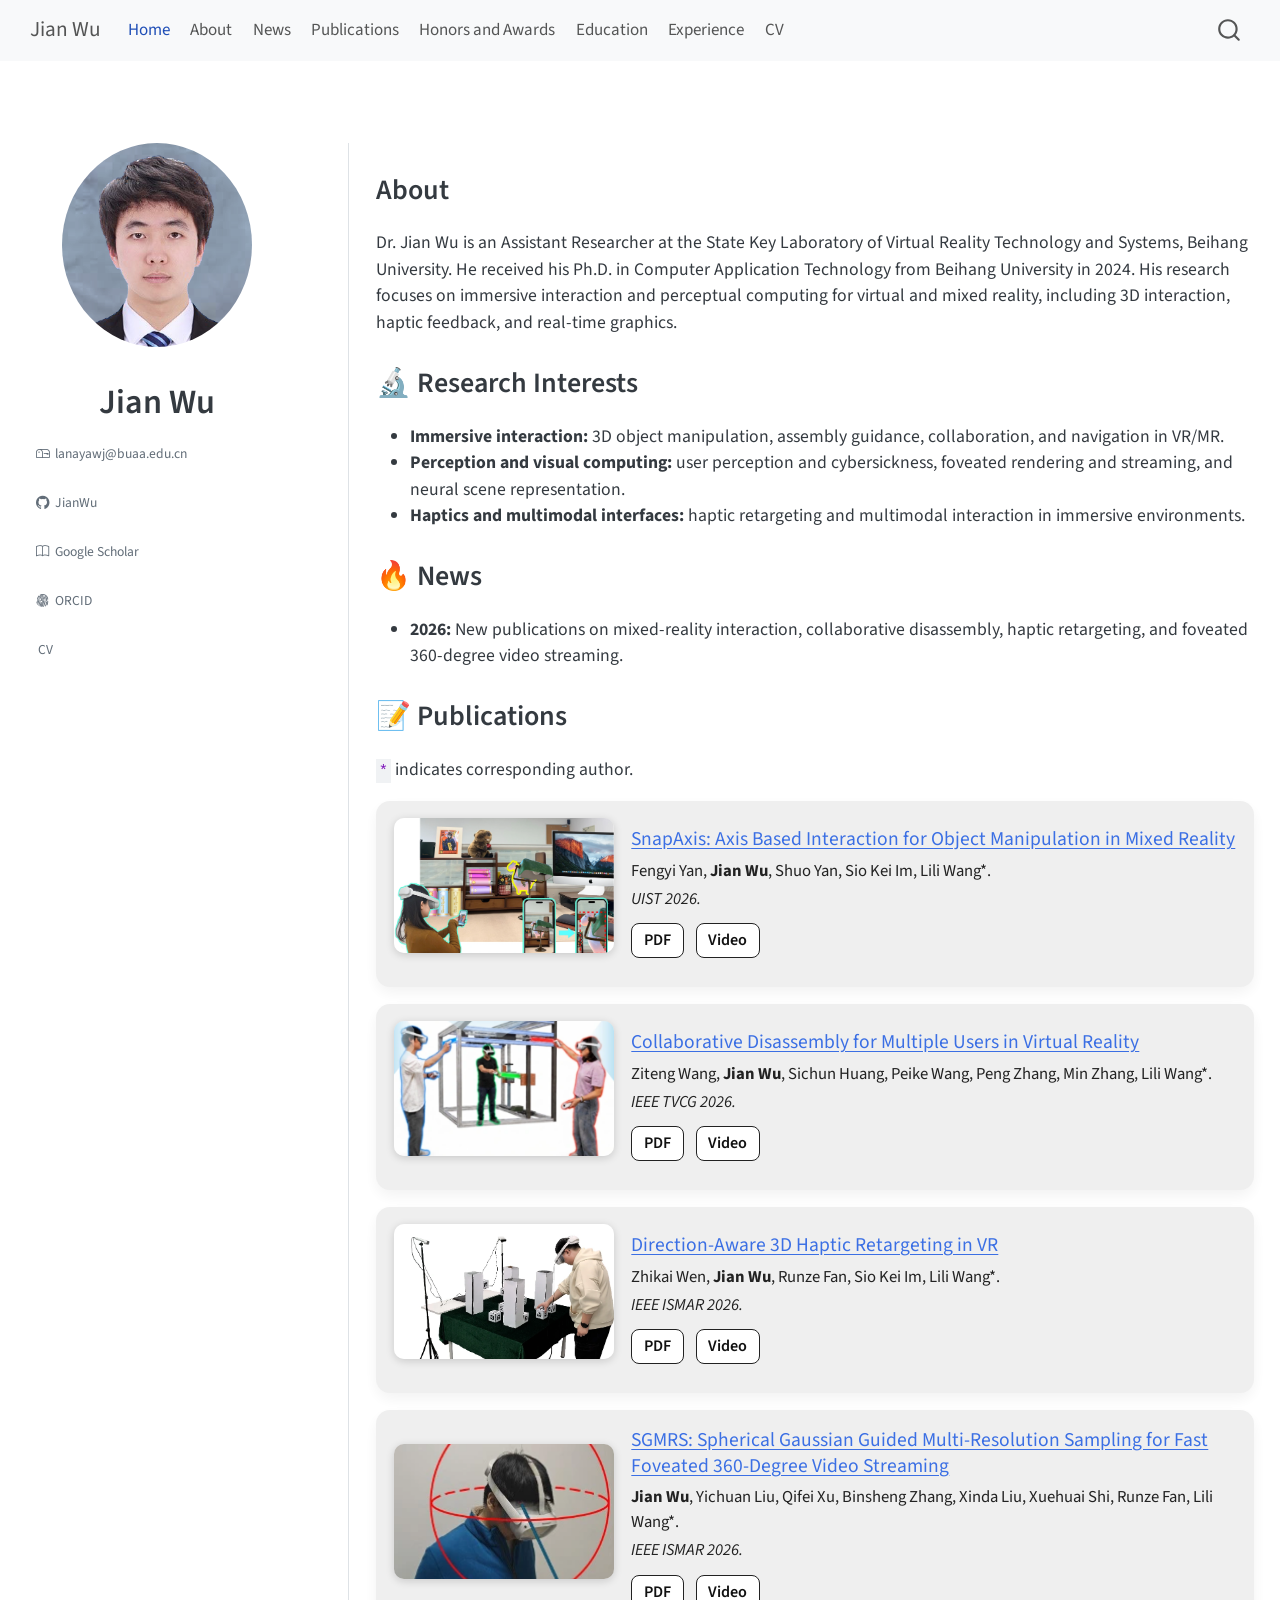
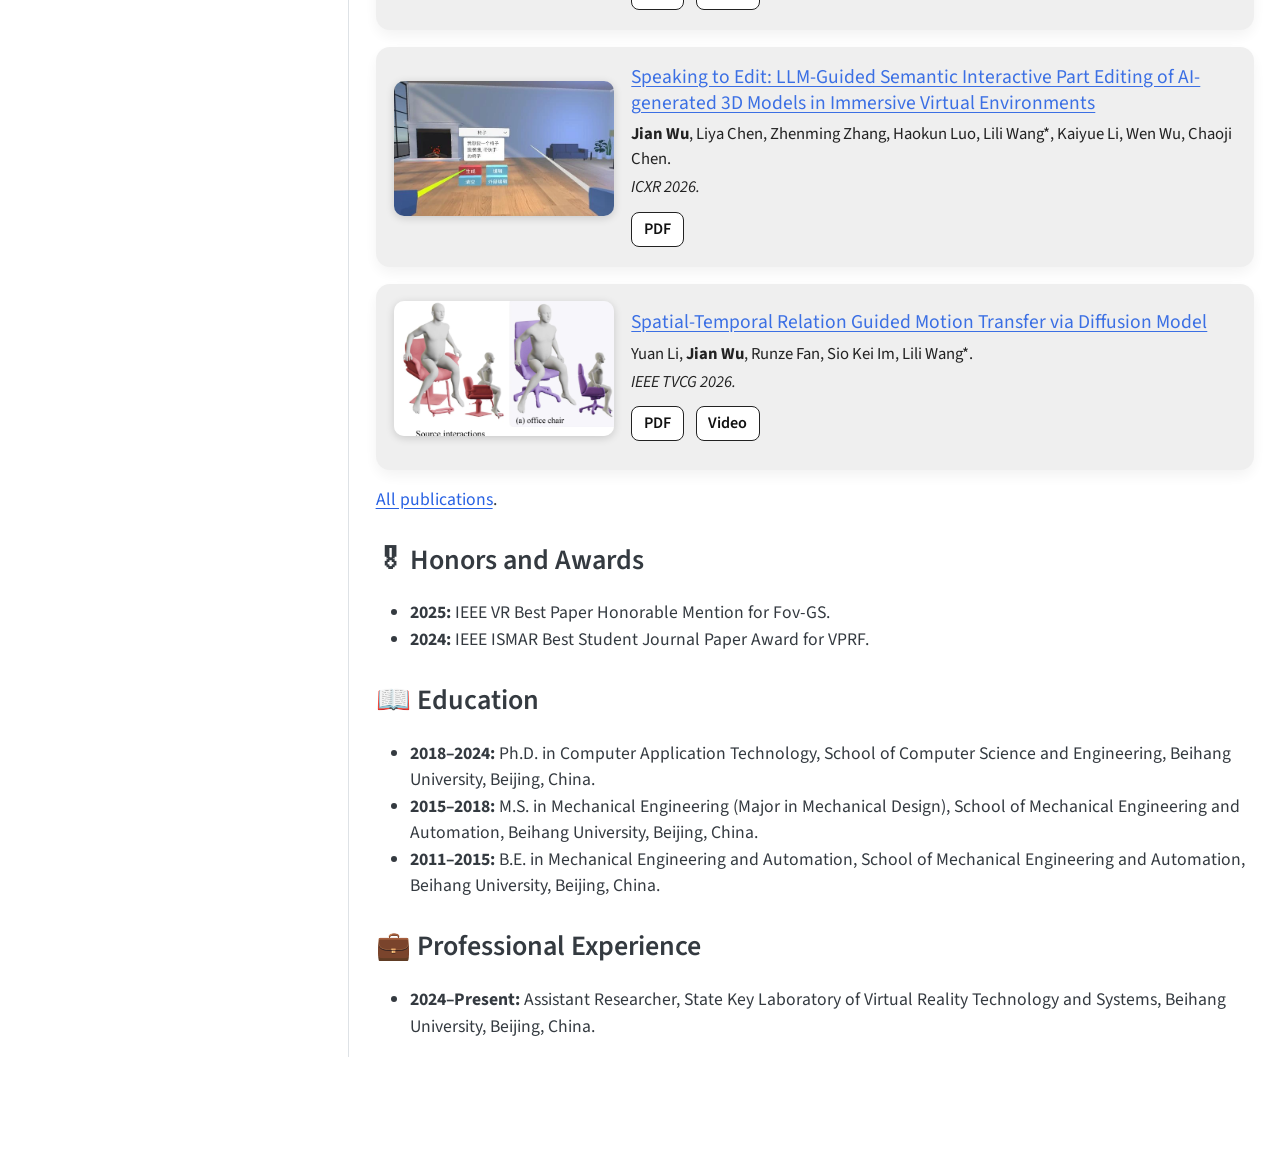
<file: docs/index.html>
<!DOCTYPE html>
<html xmlns="http://www.w3.org/1999/xhtml" lang="en" xml:lang="en"><head>

<meta charset="utf-8">
<meta name="generator" content="quarto-1.9.36">

<meta name="viewport" content="width=device-width, initial-scale=1.0, user-scalable=yes">


<title>Jian Wu</title>
<style>
/* Default styles provided by pandoc.
** See https://pandoc.org/MANUAL.html#variables-for-html for config info.
*/
code{white-space: pre-wrap;}
span.smallcaps{font-variant: small-caps;}
div.columns{display: flex; gap: min(4vw, 1.5em);}
div.column{flex: auto; overflow-x: auto;}
div.hanging-indent{margin-left: 1.5em; text-indent: -1.5em;}
ul.task-list{list-style: none;}
ul.task-list li input[type="checkbox"] {
  width: 0.8em;
  margin: 0 0.8em 0.2em -1em; /* quarto-specific, see https://github.com/quarto-dev/quarto-cli/issues/4556 */ 
  vertical-align: middle;
}
</style>


<script src="site_libs/quarto-nav/quarto-nav.js"></script>
<script src="site_libs/quarto-nav/headroom.min.js"></script>
<script src="site_libs/clipboard/clipboard.min.js"></script>
<script src="site_libs/quarto-search/autocomplete.umd.js"></script>
<script src="site_libs/quarto-search/fuse.min.js"></script>
<script src="site_libs/quarto-search/quarto-search.js"></script>
<meta name="quarto:offset" content="./">
<script src="site_libs/quarto-html/quarto.js" type="module"></script>
<script src="site_libs/quarto-html/tabsets/tabsets.js" type="module"></script>
<script src="site_libs/quarto-html/popper.min.js"></script>
<script src="site_libs/quarto-html/tippy.umd.min.js"></script>
<link href="site_libs/quarto-html/tippy.css" rel="stylesheet">
<link href="site_libs/quarto-html/quarto-syntax-highlighting-845c23b38eaddc0f92fda52bfe77a8c8.css" rel="stylesheet" id="quarto-text-highlighting-styles">
<script src="site_libs/bootstrap/bootstrap.min.js"></script>
<link href="site_libs/bootstrap/bootstrap-icons.css" rel="stylesheet">
<link href="site_libs/bootstrap/bootstrap-a0f9fd0d421825b736dc1bbcbcba2219.min.css" rel="stylesheet" append-hash="true" id="quarto-bootstrap" data-mode="light">
<script id="quarto-search-options" type="application/json">{
  "location": "navbar",
  "copy-button": false,
  "collapse-after": 3,
  "panel-placement": "end",
  "type": "overlay",
  "limit": 50,
  "keyboard-shortcut": [
    "f",
    "/",
    "s"
  ],
  "show-item-context": false,
  "language": {
    "search-no-results-text": "No results",
    "search-matching-documents-text": "matching documents",
    "search-copy-link-title": "Copy link to search",
    "search-hide-matches-text": "Hide additional matches",
    "search-more-match-text": "more match in this document",
    "search-more-matches-text": "more matches in this document",
    "search-clear-button-title": "Clear",
    "search-text-placeholder": "",
    "search-detached-cancel-button-title": "Cancel",
    "search-submit-button-title": "Submit",
    "search-label": "Search"
  }
}</script>
<style>html{ scroll-behavior: smooth; }</style>


<link rel="stylesheet" href="styles.css">
</head>

<body class="nav-fixed quarto-light">

<div id="quarto-search-results"></div>
  <header id="quarto-header" class="headroom fixed-top">
    <nav class="navbar navbar-expand-lg " data-bs-theme="dark">
      <div class="navbar-container container-fluid">
      <div class="navbar-brand-container mx-auto">
    <a class="navbar-brand" href="./index.html">
    <span class="navbar-title">Jian Wu</span>
    </a>
  </div>
            <div id="quarto-search" class="" title="Search"></div>
          <button class="navbar-toggler" type="button" data-bs-toggle="collapse" data-bs-target="#navbarCollapse" aria-controls="navbarCollapse" role="menu" aria-expanded="false" aria-label="Toggle navigation" onclick="if (window.quartoToggleHeadroom) { window.quartoToggleHeadroom(); }">
  <span class="navbar-toggler-icon"></span>
</button>
          <div class="collapse navbar-collapse" id="navbarCollapse">
            <ul class="navbar-nav navbar-nav-scroll me-auto">
  <li class="nav-item">
    <a class="nav-link active" href="./index.html" aria-current="page"> 
<span class="menu-text">Home</span></a>
  </li>  
  <li class="nav-item">
    <a class="nav-link" href="./index.html#about"> 
<span class="menu-text">About</span></a>
  </li>  
  <li class="nav-item">
    <a class="nav-link" href="./index.html#news"> 
<span class="menu-text">News</span></a>
  </li>  
  <li class="nav-item">
    <a class="nav-link" href="./index.html#publications"> 
<span class="menu-text">Publications</span></a>
  </li>  
  <li class="nav-item">
    <a class="nav-link" href="./index.html#honors-and-awards"> 
<span class="menu-text">Honors and Awards</span></a>
  </li>  
  <li class="nav-item">
    <a class="nav-link" href="./index.html#education"> 
<span class="menu-text">Education</span></a>
  </li>  
  <li class="nav-item">
    <a class="nav-link" href="./index.html#professional-experience"> 
<span class="menu-text">Experience</span></a>
  </li>  
  <li class="nav-item">
    <a class="nav-link" href="./cv.html"> 
<span class="menu-text">CV</span></a>
  </li>  
</ul>
          </div> <!-- /navcollapse -->
            <div class="quarto-navbar-tools">
</div>
      </div> <!-- /container-fluid -->
    </nav>
</header>
<!-- content -->
<div id="quarto-content" class="quarto-container page-columns page-rows-contents page-layout-full page-navbar">
<!-- sidebar -->
<!-- margin-sidebar -->
    
<!-- main -->
<main class="content column-page" id="quarto-document-content">




<div class="quarto-about-trestles column-page">
  <div class="about-entity">
    <img src="assets/avatar/jian-wu.png" class="about-image
  round " style="height: 12em; width: 12em;">
<header id="title-block-header" class="quarto-title-block default">
<div class="quarto-title">
<h1 class="title">Jian Wu</h1>
</div>
<div class="quarto-title-meta column-page">
  </div>
</header>
    <div class="about-links">
  <a href="mailto:lanayawj@buaa.edu.cn" class="about-link" rel="" target="">
    <i class="bi bi-mailbox"></i>
     <span class="about-link-text">lanayawj@buaa.edu.cn</span>
  </a>
  <a href="https://github.com/jianwu-buaa" class="about-link" rel="" target="">
    <i class="bi bi-github"></i>
     <span class="about-link-text">JianWu</span>
  </a>
  <a href="https://scholar.google.com" class="about-link" rel="" target="">
    <i class="bi bi-book"></i>
     <span class="about-link-text">Google Scholar</span>
  </a>
  <a href="https://orcid.org/0000-0002-3863-8814" class="about-link" rel="" target="">
    <i class="bi bi-fingerprint"></i>
     <span class="about-link-text">ORCID</span>
  </a>
  <a href="/CV.pdf" class="about-link" rel="" target="">
    <i class="bi bi-📝"></i>
     <span class="about-link-text">CV</span>
  </a>
</div>
  </div>
  <div class="about-contents"><div id="hero-heading">
<section id="about" class="level2">
<h2 data-anchor-id="about">About</h2>
<p>Dr.&nbsp;Jian Wu is an Assistant Researcher at the State Key Laboratory of Virtual Reality Technology and Systems, Beihang University. He received his Ph.D.&nbsp;in Computer Application Technology from Beihang University in 2024. His research focuses on immersive interaction and perceptual computing for virtual and mixed reality, including 3D interaction, haptic feedback, and real-time graphics.</p>
</section>
<section id="research-interests" class="level2">
<h2 data-anchor-id="research-interests">🔬 Research Interests</h2>
<ul>
<li><strong>Immersive interaction:</strong> 3D object manipulation, assembly guidance, collaboration, and navigation in VR/MR.</li>
<li><strong>Perception and visual computing:</strong> user perception and cybersickness, foveated rendering and streaming, and neural scene representation.</li>
<li><strong>Haptics and multimodal interfaces:</strong> haptic retargeting and multimodal interaction in immersive environments.</li>
</ul>
</section>
<section id="news" class="level2">
<h2 data-anchor-id="news">🔥 News</h2>
<ul>
<li><strong>2026:</strong> New publications on mixed-reality interaction, collaborative disassembly, haptic retargeting, and foveated 360-degree video streaming.</li>
</ul>
</section>
<section id="publications" class="level2">
<h2 data-anchor-id="publications">📝 Publications</h2>
<p><code>*</code> indicates corresponding author.</p>
<div class="pub-card">
<p><img src="assets/thumbs/snapaxis-axis-based-interaction.webp" class="pub-thumb img-fluid"></p>
<section id="snapaxis-axis-based-interaction-for-object-manipulation-in-mixed-reality" class="level3 pub-title pub-content">
<h3 class="pub-title" data-anchor-id="snapaxis-axis-based-interaction-for-object-manipulation-in-mixed-reality"><a href="https://liliwang.net/publications/#paper-snapaxis-axis-based-interaction-for-object-manipulation-in-mixed-reality">SnapAxis: Axis Based Interaction for Object Manipulation in Mixed Reality</a></h3>
<p>Fengyi Yan, <strong>Jian Wu</strong>, Shuo Yan, Sio Kei Im, Lili Wang*.</p>
<p><em>UIST 2026.</em></p>
<p><a href="https://liliwang.net/publications/PDF/2026/snapaxis-axis-based-interaction-for-object-manipulation-in-mixed-reality.pdf" class="pub-btn" target="_blank">PDF</a> <a href="https://www.youtube.com/watch?v=TDUKe1vlhF0" class="pub-btn" target="_blank">Video</a></p>
</section>
</div>
<div class="pub-card">
<p><img src="assets/thumbs/collaborative-disassembly-multiple-users.webp" class="pub-thumb img-fluid"></p>
<section id="collaborative-disassembly-for-multiple-users-in-virtual-reality" class="level3 pub-title pub-content">
<h3 class="pub-title" data-anchor-id="collaborative-disassembly-for-multiple-users-in-virtual-reality"><a href="https://liliwang.net/publications/#paper-collaborative-disassembly-for-multiple-users-in-virtual-reality">Collaborative Disassembly for Multiple Users in Virtual Reality</a></h3>
<p>Ziteng Wang, <strong>Jian Wu</strong>, Sichun Huang, Peike Wang, Peng Zhang, Min Zhang, Lili Wang*.</p>
<p><em>IEEE TVCG 2026.</em></p>
<p><a href="https://liliwang.net/publications/PDF/2026/collaborative-disassembly-for-multiple-users-in-virtual-reality.pdf" class="pub-btn" target="_blank">PDF</a> <a href="https://www.youtube.com/watch?v=P2Y8j556Pq4" class="pub-btn" target="_blank">Video</a></p>
</section>
</div>
<div class="pub-card">
<p><img src="assets/thumbs/direction-aware-3d-haptic-retargeting.webp" class="pub-thumb img-fluid"></p>
<section id="direction-aware-3d-haptic-retargeting-in-vr" class="level3 pub-title pub-content">
<h3 class="pub-title" data-anchor-id="direction-aware-3d-haptic-retargeting-in-vr"><a href="https://liliwang.net/publications/#paper-direction-aware-3d-haptic-retargeting-in-vr">Direction-Aware 3D Haptic Retargeting in VR</a></h3>
<p>Zhikai Wen, <strong>Jian Wu</strong>, Runze Fan, Sio Kei Im, Lili Wang*.</p>
<p><em>IEEE ISMAR 2026.</em></p>
<p><a href="https://liliwang.net/publications/PDF/2026/direction-aware-3d-haptic-retargeting-in-vr.pdf" class="pub-btn" target="_blank">PDF</a> <a href="https://www.youtube.com/watch?v=IYqXOFfJuV8" class="pub-btn" target="_blank">Video</a></p>
</section>
</div>
<div class="pub-card">
<p><img src="assets/thumbs/sgmrs-foveated-360-video-streaming.webp" class="pub-thumb img-fluid"></p>
<section id="sgmrs-spherical-gaussian-guided-multi-resolution-sampling-for-fast-foveated-360-degree-video-streaming" class="level3 pub-title pub-content">
<h3 class="pub-title" data-anchor-id="sgmrs-spherical-gaussian-guided-multi-resolution-sampling-for-fast-foveated-360-degree-video-streaming"><a href="https://liliwang.net/publications/#paper-sgmrs-spherical-gaussian-guided-multi-resolution-sampling-for-fast-foveated-360-degree-video-streaming">SGMRS: Spherical Gaussian Guided Multi-Resolution Sampling for Fast Foveated 360-Degree Video Streaming</a></h3>
<p><strong>Jian Wu</strong>, Yichuan Liu, Qifei Xu, Binsheng Zhang, Xinda Liu, Xuehuai Shi, Runze Fan, Lili Wang*.</p>
<p><em>IEEE ISMAR 2026.</em></p>
<p><a href="https://liliwang.net/publications/PDF/2026/sgmrs-spherical-gaussian-guided-multi-resolution-sampling-for-fast-foveated-360-degree-video-streaming.pdf" class="pub-btn" target="_blank">PDF</a> <a href="https://www.youtube.com/watch?v=0wWjQpjQhrQ" class="pub-btn" target="_blank">Video</a></p>
</section>
</div>
<div class="pub-card">
<p><img src="assets/thumbs/speaking-to-edit-immersive-3d-models.webp" class="pub-thumb img-fluid"></p>
<section id="speaking-to-edit-llm-guided-semantic-interactive-part-editing-of-ai-generated-3d-models-in-immersive-virtual-environments" class="level3 pub-title pub-content">
<h3 class="pub-title" data-anchor-id="speaking-to-edit-llm-guided-semantic-interactive-part-editing-of-ai-generated-3d-models-in-immersive-virtual-environments"><a href="https://liliwang.net/publications/#paper-speaking-to-edit-llm-guided-semantic-interactive-part-editing-of-ai-generated-3d-models-in-immersive-virtual-environments">Speaking to Edit: LLM-Guided Semantic Interactive Part Editing of AI-generated 3D Models in Immersive Virtual Environments</a></h3>
<p><strong>Jian Wu</strong>, Liya Chen, Zhenming Zhang, Haokun Luo, Lili Wang*, Kaiyue Li, Wen Wu, Chaoji Chen.</p>
<p><em>ICXR 2026.</em></p>
<p><a href="https://liliwang.net/publications/PDF/2026/speaking-to-edit-llm-guided-semantic-interactive-part-editing-of-ai-generated-3d-models-in-immersive-virtual-environments.pdf" class="pub-btn" target="_blank">PDF</a></p>
</section>
</div>
<div class="pub-card">
<p><img src="assets/thumbs/spatial-temporal-motion-transfer.webp" class="pub-thumb img-fluid"></p>
<section id="spatial-temporal-relation-guided-motion-transfer-via-diffusion-model" class="level3 pub-title pub-content">
<h3 class="pub-title" data-anchor-id="spatial-temporal-relation-guided-motion-transfer-via-diffusion-model"><a href="https://liliwang.net/publications/#paper-spatial-temporal-relation-guided-motion-transfer-via-diffusion-model">Spatial-Temporal Relation Guided Motion Transfer via Diffusion Model</a></h3>
<p>Yuan Li, <strong>Jian Wu</strong>, Runze Fan, Sio Kei Im, Lili Wang*.</p>
<p><em>IEEE TVCG 2026.</em></p>
<p><a href="https://liliwang.net/publications/PDF/2026/spatial-temporal-relation-guided-motion-transfer-via-diffusion-model.pdf" class="pub-btn" target="_blank">PDF</a> <a href="https://www.youtube.com/watch?v=gKLh1Z56kPQ" class="pub-btn" target="_blank">Video</a></p>
</section>
</div>
<p><a href="./publications.html">All publications</a>.</p>
</section>
<section id="honors-and-awards" class="level2">
<h2 data-anchor-id="honors-and-awards">🎖 Honors and Awards</h2>
<ul>
<li><strong>2025:</strong> IEEE VR Best Paper Honorable Mention for Fov-GS.</li>
<li><strong>2024:</strong> IEEE ISMAR Best Student Journal Paper Award for VPRF.</li>
</ul>
</section>
<section id="education" class="level2">
<h2 data-anchor-id="education">📖 Education</h2>
<ul>
<li><strong>2018–2024:</strong> Ph.D.&nbsp;in Computer Application Technology, School of Computer Science and Engineering, Beihang University, Beijing, China.</li>
<li><strong>2015–2018:</strong> M.S. in Mechanical Engineering (Major in Mechanical Design), School of Mechanical Engineering and Automation, Beihang University, Beijing, China.</li>
<li><strong>2011–2015:</strong> B.E. in Mechanical Engineering and Automation, School of Mechanical Engineering and Automation, Beihang University, Beijing, China.</li>
</ul>
</section>
<section id="professional-experience" class="level2">
<h2 data-anchor-id="professional-experience">💼 Professional Experience</h2>
<ul>
<li><strong>2024–Present:</strong> Assistant Researcher, State Key Laboratory of Virtual Reality Technology and Systems, Beihang University, Beijing, China.</li>
</ul>
</section>
</div></div>
</div>





</main> <!-- /main -->
<script id="quarto-html-after-body" type="application/javascript">
  window.document.addEventListener("DOMContentLoaded", function (event) {
    const isCodeAnnotation = (el) => {
      for (const clz of el.classList) {
        if (clz.startsWith('code-annotation-')) {                     
          return true;
        }
      }
      return false;
    }
    const onCopySuccess = function(e) {
      // button target
      const button = e.trigger;
      // don't keep focus
      button.blur();
      // flash "checked"
      button.classList.add('code-copy-button-checked');
      var currentTitle = button.getAttribute("title");
      button.setAttribute("title", "Copied!");
      let tooltip;
      if (window.bootstrap) {
        button.setAttribute("data-bs-toggle", "tooltip");
        button.setAttribute("data-bs-placement", "left");
        button.setAttribute("data-bs-title", "Copied!");
        tooltip = new bootstrap.Tooltip(button, 
          { trigger: "manual", 
            customClass: "code-copy-button-tooltip",
            offset: [0, -8]});
        tooltip.show();    
      }
      setTimeout(function() {
        if (tooltip) {
          tooltip.hide();
          button.removeAttribute("data-bs-title");
          button.removeAttribute("data-bs-toggle");
          button.removeAttribute("data-bs-placement");
        }
        button.setAttribute("title", currentTitle);
        button.classList.remove('code-copy-button-checked');
      }, 1000);
      // clear code selection
      e.clearSelection();
    }
    const getTextToCopy = function(trigger) {
      const outerScaffold = trigger.parentElement.cloneNode(true);
      const codeEl = outerScaffold.querySelector('code');
      for (const childEl of codeEl.children) {
        if (isCodeAnnotation(childEl)) {
          childEl.remove();
        }
      }
      return codeEl.innerText;
    }
    const clipboard = new window.ClipboardJS('.code-copy-button:not([data-in-quarto-modal])', {
      text: getTextToCopy
    });
    clipboard.on('success', onCopySuccess);
    if (window.document.getElementById('quarto-embedded-source-code-modal')) {
      const clipboardModal = new window.ClipboardJS('.code-copy-button[data-in-quarto-modal]', {
        text: getTextToCopy,
        container: window.document.getElementById('quarto-embedded-source-code-modal')
      });
      clipboardModal.on('success', onCopySuccess);
    }
      var localhostRegex = new RegExp(/^(?:http|https):\/\/localhost\:?[0-9]*\//);
      var mailtoRegex = new RegExp(/^mailto:/);
        var filterRegex = new RegExp('/' + window.location.host + '/');
      var isInternal = (href) => {
          return filterRegex.test(href) || localhostRegex.test(href) || mailtoRegex.test(href);
      }
      // Inspect non-navigation links and adorn them if external
     var links = window.document.querySelectorAll('a[href]:not(.nav-link):not(.navbar-brand):not(.toc-action):not(.sidebar-link):not(.sidebar-item-toggle):not(.pagination-link):not(.no-external):not([aria-hidden]):not(.dropdown-item):not(.quarto-navigation-tool):not(.about-link)');
      for (var i=0; i<links.length; i++) {
        const link = links[i];
        if (!isInternal(link.href)) {
          // undo the damage that might have been done by quarto-nav.js in the case of
          // links that we want to consider external
          if (link.dataset.originalHref !== undefined) {
            link.href = link.dataset.originalHref;
          }
        }
      }
    function tippyHover(el, contentFn, onTriggerFn, onUntriggerFn) {
      const config = {
        allowHTML: true,
        maxWidth: 500,
        delay: 100,
        arrow: false,
        appendTo: function(el) {
            return el.parentElement;
        },
        interactive: true,
        interactiveBorder: 10,
        theme: 'quarto',
        placement: 'bottom-start',
      };
      if (contentFn) {
        config.content = contentFn;
      }
      if (onTriggerFn) {
        config.onTrigger = onTriggerFn;
      }
      if (onUntriggerFn) {
        config.onUntrigger = onUntriggerFn;
      }
      window.tippy(el, config); 
    }
    const noterefs = window.document.querySelectorAll('a[role="doc-noteref"]');
    for (var i=0; i<noterefs.length; i++) {
      const ref = noterefs[i];
      tippyHover(ref, function() {
        // use id or data attribute instead here
        let href = ref.getAttribute('data-footnote-href') || ref.getAttribute('href');
        try { href = new URL(href).hash; } catch {}
        const id = href.replace(/^#\/?/, "");
        const note = window.document.getElementById(id);
        if (note) {
          return note.innerHTML;
        } else {
          return "";
        }
      });
    }
    const xrefs = window.document.querySelectorAll('a.quarto-xref');
    const processXRef = (id, note) => {
      // Strip column container classes
      const stripColumnClz = (el) => {
        el.classList.remove("page-full", "page-columns");
        if (el.children) {
          for (const child of el.children) {
            stripColumnClz(child);
          }
        }
      }
      stripColumnClz(note)
      if (id === null || id.startsWith('sec-')) {
        // Special case sections, only their first couple elements
        const container = document.createElement("div");
        if (note.children && note.children.length > 2) {
          container.appendChild(note.children[0].cloneNode(true));
          for (let i = 1; i < note.children.length; i++) {
            const child = note.children[i];
            if (child.tagName === "P" && child.innerText === "") {
              continue;
            } else {
              container.appendChild(child.cloneNode(true));
              break;
            }
          }
          if (window.Quarto?.typesetMath) {
            window.Quarto.typesetMath(container);
          }
          return container.innerHTML
        } else {
          if (window.Quarto?.typesetMath) {
            window.Quarto.typesetMath(note);
          }
          return note.innerHTML;
        }
      } else {
        // Remove any anchor links if they are present
        const anchorLink = note.querySelector('a.anchorjs-link');
        if (anchorLink) {
          anchorLink.remove();
        }
        if (window.Quarto?.typesetMath) {
          window.Quarto.typesetMath(note);
        }
        if (note.classList.contains("callout")) {
          return note.outerHTML;
        } else {
          return note.innerHTML;
        }
      }
    }
    for (var i=0; i<xrefs.length; i++) {
      const xref = xrefs[i];
      tippyHover(xref, undefined, function(instance) {
        instance.disable();
        let url = xref.getAttribute('href');
        let hash = undefined; 
        if (url.startsWith('#')) {
          hash = url;
        } else {
          try { hash = new URL(url).hash; } catch {}
        }
        if (hash) {
          const id = hash.replace(/^#\/?/, "");
          const note = window.document.getElementById(id);
          if (note !== null) {
            try {
              const html = processXRef(id, note.cloneNode(true));
              instance.setContent(html);
            } finally {
              instance.enable();
              instance.show();
            }
          } else {
            // See if we can fetch this
            fetch(url.split('#')[0])
            .then(res => res.text())
            .then(html => {
              const parser = new DOMParser();
              const htmlDoc = parser.parseFromString(html, "text/html");
              const note = htmlDoc.getElementById(id);
              if (note !== null) {
                const html = processXRef(id, note);
                instance.setContent(html);
              } 
            }).finally(() => {
              instance.enable();
              instance.show();
            });
          }
        } else {
          // See if we can fetch a full url (with no hash to target)
          // This is a special case and we should probably do some content thinning / targeting
          fetch(url)
          .then(res => res.text())
          .then(html => {
            const parser = new DOMParser();
            const htmlDoc = parser.parseFromString(html, "text/html");
            const note = htmlDoc.querySelector('main.content');
            if (note !== null) {
              // This should only happen for chapter cross references
              // (since there is no id in the URL)
              // remove the first header
              if (note.children.length > 0 && note.children[0].tagName === "HEADER") {
                note.children[0].remove();
              }
              const html = processXRef(null, note);
              instance.setContent(html);
            } 
          }).finally(() => {
            instance.enable();
            instance.show();
          });
        }
      }, function(instance) {
      });
    }
        let selectedAnnoteEl;
        const selectorForAnnotation = ( cell, annotation) => {
          let cellAttr = 'data-code-cell="' + cell + '"';
          let lineAttr = 'data-code-annotation="' +  annotation + '"';
          const selector = 'span[' + cellAttr + '][' + lineAttr + ']';
          return selector;
        }
        const selectCodeLines = (annoteEl) => {
          const doc = window.document;
          const targetCell = annoteEl.getAttribute("data-target-cell");
          const targetAnnotation = annoteEl.getAttribute("data-target-annotation");
          const annoteSpan = window.document.querySelector(selectorForAnnotation(targetCell, targetAnnotation));
          const lines = annoteSpan.getAttribute("data-code-lines").split(",");
          const lineIds = lines.map((line) => {
            return targetCell + "-" + line;
          })
          let top = null;
          let height = null;
          let parent = null;
          if (lineIds.length > 0) {
              //compute the position of the single el (top and bottom and make a div)
              const el = window.document.getElementById(lineIds[0]);
              top = el.offsetTop;
              height = el.offsetHeight;
              parent = el.parentElement.parentElement;
            if (lineIds.length > 1) {
              const lastEl = window.document.getElementById(lineIds[lineIds.length - 1]);
              const bottom = lastEl.offsetTop + lastEl.offsetHeight;
              height = bottom - top;
            }
            if (top !== null && height !== null && parent !== null) {
              // cook up a div (if necessary) and position it 
              let div = window.document.getElementById("code-annotation-line-highlight");
              if (div === null) {
                div = window.document.createElement("div");
                div.setAttribute("id", "code-annotation-line-highlight");
                div.style.position = 'absolute';
                parent.appendChild(div);
              }
              div.style.top = top - 2 + "px";
              div.style.height = height + 4 + "px";
              div.style.left = 0;
              let gutterDiv = window.document.getElementById("code-annotation-line-highlight-gutter");
              if (gutterDiv === null) {
                gutterDiv = window.document.createElement("div");
                gutterDiv.setAttribute("id", "code-annotation-line-highlight-gutter");
                gutterDiv.style.position = 'absolute';
                const codeCell = window.document.getElementById(targetCell);
                const gutter = codeCell.querySelector('.code-annotation-gutter');
                gutter.appendChild(gutterDiv);
              }
              gutterDiv.style.top = top - 2 + "px";
              gutterDiv.style.height = height + 4 + "px";
            }
            selectedAnnoteEl = annoteEl;
          }
        };
        const unselectCodeLines = () => {
          const elementsIds = ["code-annotation-line-highlight", "code-annotation-line-highlight-gutter"];
          elementsIds.forEach((elId) => {
            const div = window.document.getElementById(elId);
            if (div) {
              div.remove();
            }
          });
          selectedAnnoteEl = undefined;
        };
          // Handle positioning of the toggle
      window.addEventListener(
        "resize",
        throttle(() => {
          elRect = undefined;
          if (selectedAnnoteEl) {
            selectCodeLines(selectedAnnoteEl);
          }
        }, 10)
      );
      function throttle(fn, ms) {
      let throttle = false;
      let timer;
        return (...args) => {
          if(!throttle) { // first call gets through
              fn.apply(this, args);
              throttle = true;
          } else { // all the others get throttled
              if(timer) clearTimeout(timer); // cancel #2
              timer = setTimeout(() => {
                fn.apply(this, args);
                timer = throttle = false;
              }, ms);
          }
        };
      }
        // Attach click handler to the DT
        const annoteDls = window.document.querySelectorAll('dt[data-target-cell]');
        for (const annoteDlNode of annoteDls) {
          annoteDlNode.addEventListener('click', (event) => {
            const clickedEl = event.target;
            if (clickedEl !== selectedAnnoteEl) {
              unselectCodeLines();
              const activeEl = window.document.querySelector('dt[data-target-cell].code-annotation-active');
              if (activeEl) {
                activeEl.classList.remove('code-annotation-active');
              }
              selectCodeLines(clickedEl);
              clickedEl.classList.add('code-annotation-active');
            } else {
              // Unselect the line
              unselectCodeLines();
              clickedEl.classList.remove('code-annotation-active');
            }
          });
        }
    const findCites = (el) => {
      const parentEl = el.parentElement;
      if (parentEl) {
        const cites = parentEl.dataset.cites;
        if (cites) {
          return {
            el,
            cites: cites.split(' ')
          };
        } else {
          return findCites(el.parentElement)
        }
      } else {
        return undefined;
      }
    };
    var bibliorefs = window.document.querySelectorAll('a[role="doc-biblioref"]');
    for (var i=0; i<bibliorefs.length; i++) {
      const ref = bibliorefs[i];
      const citeInfo = findCites(ref);
      if (citeInfo) {
        tippyHover(citeInfo.el, function() {
          var popup = window.document.createElement('div');
          citeInfo.cites.forEach(function(cite) {
            var citeDiv = window.document.createElement('div');
            citeDiv.classList.add('hanging-indent');
            citeDiv.classList.add('csl-entry');
            var biblioDiv = window.document.getElementById('ref-' + cite);
            if (biblioDiv) {
              citeDiv.innerHTML = biblioDiv.innerHTML;
            }
            popup.appendChild(citeDiv);
          });
          return popup.innerHTML;
        });
      }
    }
  });
  </script>
</div> <!-- /content -->




<script src="site_libs/quarto-html/zenscroll-min.js"></script>
</body></html>
</file>
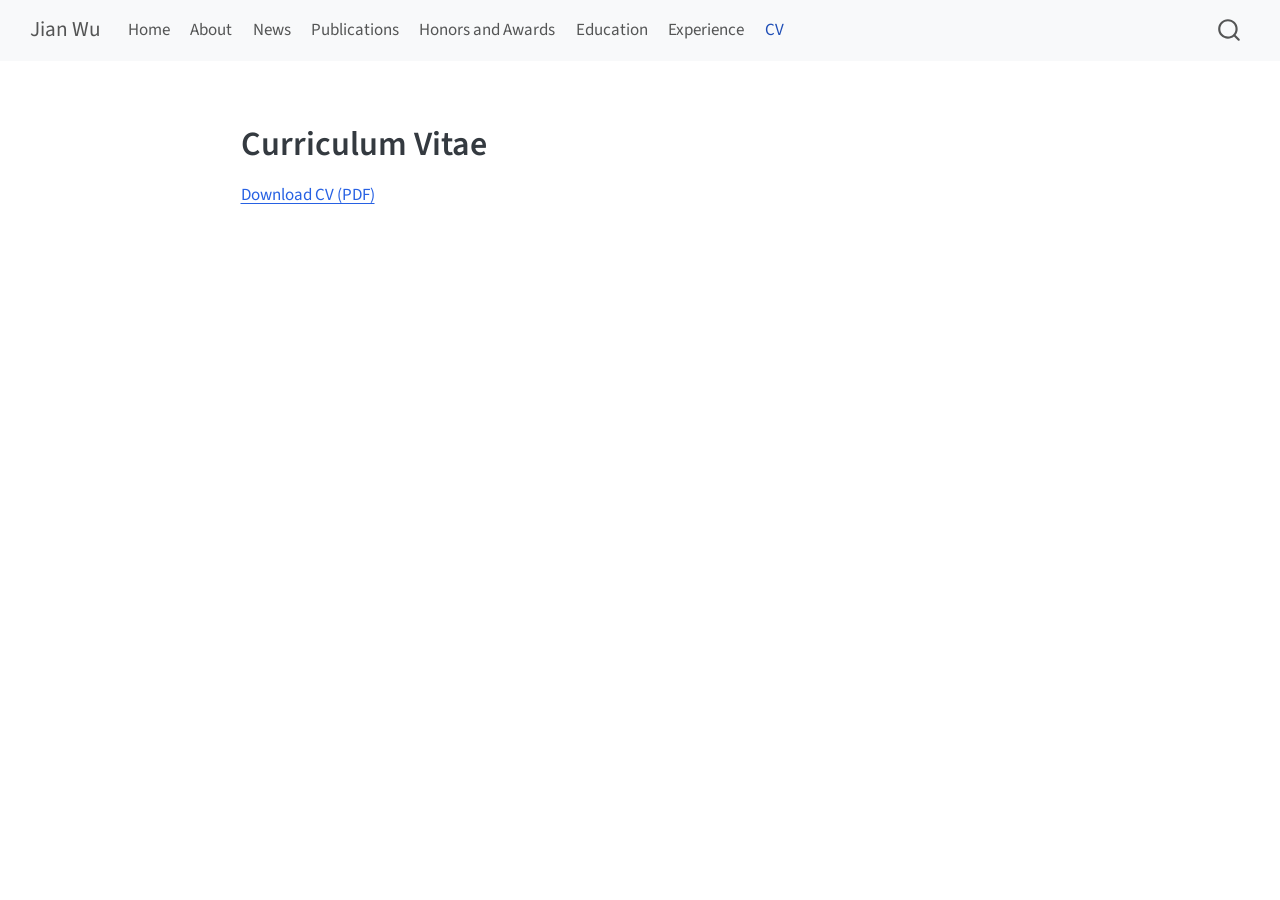
<file: docs/cv.html>
<!DOCTYPE html>
<html xmlns="http://www.w3.org/1999/xhtml" lang="en" xml:lang="en"><head>

<meta charset="utf-8">
<meta name="generator" content="quarto-1.9.36">

<meta name="viewport" content="width=device-width, initial-scale=1.0, user-scalable=yes">


<title>cv – Jian Wu</title>
<style>
/* Default styles provided by pandoc.
** See https://pandoc.org/MANUAL.html#variables-for-html for config info.
*/
code{white-space: pre-wrap;}
span.smallcaps{font-variant: small-caps;}
div.columns{display: flex; gap: min(4vw, 1.5em);}
div.column{flex: auto; overflow-x: auto;}
div.hanging-indent{margin-left: 1.5em; text-indent: -1.5em;}
ul.task-list{list-style: none;}
ul.task-list li input[type="checkbox"] {
  width: 0.8em;
  margin: 0 0.8em 0.2em -1em; /* quarto-specific, see https://github.com/quarto-dev/quarto-cli/issues/4556 */ 
  vertical-align: middle;
}
</style>


<script src="site_libs/quarto-nav/quarto-nav.js"></script>
<script src="site_libs/quarto-nav/headroom.min.js"></script>
<script src="site_libs/clipboard/clipboard.min.js"></script>
<script src="site_libs/quarto-search/autocomplete.umd.js"></script>
<script src="site_libs/quarto-search/fuse.min.js"></script>
<script src="site_libs/quarto-search/quarto-search.js"></script>
<meta name="quarto:offset" content="./">
<script src="site_libs/quarto-html/quarto.js" type="module"></script>
<script src="site_libs/quarto-html/tabsets/tabsets.js" type="module"></script>
<script src="site_libs/quarto-html/popper.min.js"></script>
<script src="site_libs/quarto-html/tippy.umd.min.js"></script>
<script src="site_libs/quarto-html/anchor.min.js"></script>
<link href="site_libs/quarto-html/tippy.css" rel="stylesheet">
<link href="site_libs/quarto-html/quarto-syntax-highlighting-845c23b38eaddc0f92fda52bfe77a8c8.css" rel="stylesheet" id="quarto-text-highlighting-styles">
<script src="site_libs/bootstrap/bootstrap.min.js"></script>
<link href="site_libs/bootstrap/bootstrap-icons.css" rel="stylesheet">
<link href="site_libs/bootstrap/bootstrap-a0f9fd0d421825b736dc1bbcbcba2219.min.css" rel="stylesheet" append-hash="true" id="quarto-bootstrap" data-mode="light">
<script id="quarto-search-options" type="application/json">{
  "location": "navbar",
  "copy-button": false,
  "collapse-after": 3,
  "panel-placement": "end",
  "type": "overlay",
  "limit": 50,
  "keyboard-shortcut": [
    "f",
    "/",
    "s"
  ],
  "show-item-context": false,
  "language": {
    "search-no-results-text": "No results",
    "search-matching-documents-text": "matching documents",
    "search-copy-link-title": "Copy link to search",
    "search-hide-matches-text": "Hide additional matches",
    "search-more-match-text": "more match in this document",
    "search-more-matches-text": "more matches in this document",
    "search-clear-button-title": "Clear",
    "search-text-placeholder": "",
    "search-detached-cancel-button-title": "Cancel",
    "search-submit-button-title": "Submit",
    "search-label": "Search"
  }
}</script>
<style>html{ scroll-behavior: smooth; }</style>


<link rel="stylesheet" href="styles.css">
</head>

<body class="nav-fixed fullcontent quarto-light">

<div id="quarto-search-results"></div>
  <header id="quarto-header" class="headroom fixed-top">
    <nav class="navbar navbar-expand-lg " data-bs-theme="dark">
      <div class="navbar-container container-fluid">
      <div class="navbar-brand-container mx-auto">
    <a class="navbar-brand" href="./index.html">
    <span class="navbar-title">Jian Wu</span>
    </a>
  </div>
            <div id="quarto-search" class="" title="Search"></div>
          <button class="navbar-toggler" type="button" data-bs-toggle="collapse" data-bs-target="#navbarCollapse" aria-controls="navbarCollapse" role="menu" aria-expanded="false" aria-label="Toggle navigation" onclick="if (window.quartoToggleHeadroom) { window.quartoToggleHeadroom(); }">
  <span class="navbar-toggler-icon"></span>
</button>
          <div class="collapse navbar-collapse" id="navbarCollapse">
            <ul class="navbar-nav navbar-nav-scroll me-auto">
  <li class="nav-item">
    <a class="nav-link" href="./index.html"> 
<span class="menu-text">Home</span></a>
  </li>  
  <li class="nav-item">
    <a class="nav-link" href="./index.html#about"> 
<span class="menu-text">About</span></a>
  </li>  
  <li class="nav-item">
    <a class="nav-link" href="./index.html#news"> 
<span class="menu-text">News</span></a>
  </li>  
  <li class="nav-item">
    <a class="nav-link" href="./index.html#publications"> 
<span class="menu-text">Publications</span></a>
  </li>  
  <li class="nav-item">
    <a class="nav-link" href="./index.html#honors-and-awards"> 
<span class="menu-text">Honors and Awards</span></a>
  </li>  
  <li class="nav-item">
    <a class="nav-link" href="./index.html#education"> 
<span class="menu-text">Education</span></a>
  </li>  
  <li class="nav-item">
    <a class="nav-link" href="./index.html#professional-experience"> 
<span class="menu-text">Experience</span></a>
  </li>  
  <li class="nav-item">
    <a class="nav-link active" href="./cv.html" aria-current="page"> 
<span class="menu-text">CV</span></a>
  </li>  
</ul>
          </div> <!-- /navcollapse -->
            <div class="quarto-navbar-tools">
</div>
      </div> <!-- /container-fluid -->
    </nav>
</header>
<!-- content -->
<div id="quarto-content" class="quarto-container page-columns page-rows-contents page-layout-article page-navbar">
<!-- sidebar -->
<!-- margin-sidebar -->
    
<!-- main -->
<main class="content" id="quarto-document-content"><header id="title-block-header" class="quarto-title-block"></header>




<!-- cv.qmd -->
<section id="curriculum-vitae" class="level1">
<h1>Curriculum Vitae</h1>
<p><a href="CV.pdf">Download CV (PDF)</a></p>


</section>

</main> <!-- /main -->
<script id="quarto-html-after-body" type="application/javascript">
  window.document.addEventListener("DOMContentLoaded", function (event) {
    const icon = "";
    const anchorJS = new window.AnchorJS();
    anchorJS.options = {
      placement: 'right',
      icon: icon
    };
    anchorJS.add('.anchored');
    const isCodeAnnotation = (el) => {
      for (const clz of el.classList) {
        if (clz.startsWith('code-annotation-')) {                     
          return true;
        }
      }
      return false;
    }
    const onCopySuccess = function(e) {
      // button target
      const button = e.trigger;
      // don't keep focus
      button.blur();
      // flash "checked"
      button.classList.add('code-copy-button-checked');
      var currentTitle = button.getAttribute("title");
      button.setAttribute("title", "Copied!");
      let tooltip;
      if (window.bootstrap) {
        button.setAttribute("data-bs-toggle", "tooltip");
        button.setAttribute("data-bs-placement", "left");
        button.setAttribute("data-bs-title", "Copied!");
        tooltip = new bootstrap.Tooltip(button, 
          { trigger: "manual", 
            customClass: "code-copy-button-tooltip",
            offset: [0, -8]});
        tooltip.show();    
      }
      setTimeout(function() {
        if (tooltip) {
          tooltip.hide();
          button.removeAttribute("data-bs-title");
          button.removeAttribute("data-bs-toggle");
          button.removeAttribute("data-bs-placement");
        }
        button.setAttribute("title", currentTitle);
        button.classList.remove('code-copy-button-checked');
      }, 1000);
      // clear code selection
      e.clearSelection();
    }
    const getTextToCopy = function(trigger) {
      const outerScaffold = trigger.parentElement.cloneNode(true);
      const codeEl = outerScaffold.querySelector('code');
      for (const childEl of codeEl.children) {
        if (isCodeAnnotation(childEl)) {
          childEl.remove();
        }
      }
      return codeEl.innerText;
    }
    const clipboard = new window.ClipboardJS('.code-copy-button:not([data-in-quarto-modal])', {
      text: getTextToCopy
    });
    clipboard.on('success', onCopySuccess);
    if (window.document.getElementById('quarto-embedded-source-code-modal')) {
      const clipboardModal = new window.ClipboardJS('.code-copy-button[data-in-quarto-modal]', {
        text: getTextToCopy,
        container: window.document.getElementById('quarto-embedded-source-code-modal')
      });
      clipboardModal.on('success', onCopySuccess);
    }
      var localhostRegex = new RegExp(/^(?:http|https):\/\/localhost\:?[0-9]*\//);
      var mailtoRegex = new RegExp(/^mailto:/);
        var filterRegex = new RegExp('/' + window.location.host + '/');
      var isInternal = (href) => {
          return filterRegex.test(href) || localhostRegex.test(href) || mailtoRegex.test(href);
      }
      // Inspect non-navigation links and adorn them if external
     var links = window.document.querySelectorAll('a[href]:not(.nav-link):not(.navbar-brand):not(.toc-action):not(.sidebar-link):not(.sidebar-item-toggle):not(.pagination-link):not(.no-external):not([aria-hidden]):not(.dropdown-item):not(.quarto-navigation-tool):not(.about-link)');
      for (var i=0; i<links.length; i++) {
        const link = links[i];
        if (!isInternal(link.href)) {
          // undo the damage that might have been done by quarto-nav.js in the case of
          // links that we want to consider external
          if (link.dataset.originalHref !== undefined) {
            link.href = link.dataset.originalHref;
          }
        }
      }
    function tippyHover(el, contentFn, onTriggerFn, onUntriggerFn) {
      const config = {
        allowHTML: true,
        maxWidth: 500,
        delay: 100,
        arrow: false,
        appendTo: function(el) {
            return el.parentElement;
        },
        interactive: true,
        interactiveBorder: 10,
        theme: 'quarto',
        placement: 'bottom-start',
      };
      if (contentFn) {
        config.content = contentFn;
      }
      if (onTriggerFn) {
        config.onTrigger = onTriggerFn;
      }
      if (onUntriggerFn) {
        config.onUntrigger = onUntriggerFn;
      }
      window.tippy(el, config); 
    }
    const noterefs = window.document.querySelectorAll('a[role="doc-noteref"]');
    for (var i=0; i<noterefs.length; i++) {
      const ref = noterefs[i];
      tippyHover(ref, function() {
        // use id or data attribute instead here
        let href = ref.getAttribute('data-footnote-href') || ref.getAttribute('href');
        try { href = new URL(href).hash; } catch {}
        const id = href.replace(/^#\/?/, "");
        const note = window.document.getElementById(id);
        if (note) {
          return note.innerHTML;
        } else {
          return "";
        }
      });
    }
    const xrefs = window.document.querySelectorAll('a.quarto-xref');
    const processXRef = (id, note) => {
      // Strip column container classes
      const stripColumnClz = (el) => {
        el.classList.remove("page-full", "page-columns");
        if (el.children) {
          for (const child of el.children) {
            stripColumnClz(child);
          }
        }
      }
      stripColumnClz(note)
      if (id === null || id.startsWith('sec-')) {
        // Special case sections, only their first couple elements
        const container = document.createElement("div");
        if (note.children && note.children.length > 2) {
          container.appendChild(note.children[0].cloneNode(true));
          for (let i = 1; i < note.children.length; i++) {
            const child = note.children[i];
            if (child.tagName === "P" && child.innerText === "") {
              continue;
            } else {
              container.appendChild(child.cloneNode(true));
              break;
            }
          }
          if (window.Quarto?.typesetMath) {
            window.Quarto.typesetMath(container);
          }
          return container.innerHTML
        } else {
          if (window.Quarto?.typesetMath) {
            window.Quarto.typesetMath(note);
          }
          return note.innerHTML;
        }
      } else {
        // Remove any anchor links if they are present
        const anchorLink = note.querySelector('a.anchorjs-link');
        if (anchorLink) {
          anchorLink.remove();
        }
        if (window.Quarto?.typesetMath) {
          window.Quarto.typesetMath(note);
        }
        if (note.classList.contains("callout")) {
          return note.outerHTML;
        } else {
          return note.innerHTML;
        }
      }
    }
    for (var i=0; i<xrefs.length; i++) {
      const xref = xrefs[i];
      tippyHover(xref, undefined, function(instance) {
        instance.disable();
        let url = xref.getAttribute('href');
        let hash = undefined; 
        if (url.startsWith('#')) {
          hash = url;
        } else {
          try { hash = new URL(url).hash; } catch {}
        }
        if (hash) {
          const id = hash.replace(/^#\/?/, "");
          const note = window.document.getElementById(id);
          if (note !== null) {
            try {
              const html = processXRef(id, note.cloneNode(true));
              instance.setContent(html);
            } finally {
              instance.enable();
              instance.show();
            }
          } else {
            // See if we can fetch this
            fetch(url.split('#')[0])
            .then(res => res.text())
            .then(html => {
              const parser = new DOMParser();
              const htmlDoc = parser.parseFromString(html, "text/html");
              const note = htmlDoc.getElementById(id);
              if (note !== null) {
                const html = processXRef(id, note);
                instance.setContent(html);
              } 
            }).finally(() => {
              instance.enable();
              instance.show();
            });
          }
        } else {
          // See if we can fetch a full url (with no hash to target)
          // This is a special case and we should probably do some content thinning / targeting
          fetch(url)
          .then(res => res.text())
          .then(html => {
            const parser = new DOMParser();
            const htmlDoc = parser.parseFromString(html, "text/html");
            const note = htmlDoc.querySelector('main.content');
            if (note !== null) {
              // This should only happen for chapter cross references
              // (since there is no id in the URL)
              // remove the first header
              if (note.children.length > 0 && note.children[0].tagName === "HEADER") {
                note.children[0].remove();
              }
              const html = processXRef(null, note);
              instance.setContent(html);
            } 
          }).finally(() => {
            instance.enable();
            instance.show();
          });
        }
      }, function(instance) {
      });
    }
        let selectedAnnoteEl;
        const selectorForAnnotation = ( cell, annotation) => {
          let cellAttr = 'data-code-cell="' + cell + '"';
          let lineAttr = 'data-code-annotation="' +  annotation + '"';
          const selector = 'span[' + cellAttr + '][' + lineAttr + ']';
          return selector;
        }
        const selectCodeLines = (annoteEl) => {
          const doc = window.document;
          const targetCell = annoteEl.getAttribute("data-target-cell");
          const targetAnnotation = annoteEl.getAttribute("data-target-annotation");
          const annoteSpan = window.document.querySelector(selectorForAnnotation(targetCell, targetAnnotation));
          const lines = annoteSpan.getAttribute("data-code-lines").split(",");
          const lineIds = lines.map((line) => {
            return targetCell + "-" + line;
          })
          let top = null;
          let height = null;
          let parent = null;
          if (lineIds.length > 0) {
              //compute the position of the single el (top and bottom and make a div)
              const el = window.document.getElementById(lineIds[0]);
              top = el.offsetTop;
              height = el.offsetHeight;
              parent = el.parentElement.parentElement;
            if (lineIds.length > 1) {
              const lastEl = window.document.getElementById(lineIds[lineIds.length - 1]);
              const bottom = lastEl.offsetTop + lastEl.offsetHeight;
              height = bottom - top;
            }
            if (top !== null && height !== null && parent !== null) {
              // cook up a div (if necessary) and position it 
              let div = window.document.getElementById("code-annotation-line-highlight");
              if (div === null) {
                div = window.document.createElement("div");
                div.setAttribute("id", "code-annotation-line-highlight");
                div.style.position = 'absolute';
                parent.appendChild(div);
              }
              div.style.top = top - 2 + "px";
              div.style.height = height + 4 + "px";
              div.style.left = 0;
              let gutterDiv = window.document.getElementById("code-annotation-line-highlight-gutter");
              if (gutterDiv === null) {
                gutterDiv = window.document.createElement("div");
                gutterDiv.setAttribute("id", "code-annotation-line-highlight-gutter");
                gutterDiv.style.position = 'absolute';
                const codeCell = window.document.getElementById(targetCell);
                const gutter = codeCell.querySelector('.code-annotation-gutter');
                gutter.appendChild(gutterDiv);
              }
              gutterDiv.style.top = top - 2 + "px";
              gutterDiv.style.height = height + 4 + "px";
            }
            selectedAnnoteEl = annoteEl;
          }
        };
        const unselectCodeLines = () => {
          const elementsIds = ["code-annotation-line-highlight", "code-annotation-line-highlight-gutter"];
          elementsIds.forEach((elId) => {
            const div = window.document.getElementById(elId);
            if (div) {
              div.remove();
            }
          });
          selectedAnnoteEl = undefined;
        };
          // Handle positioning of the toggle
      window.addEventListener(
        "resize",
        throttle(() => {
          elRect = undefined;
          if (selectedAnnoteEl) {
            selectCodeLines(selectedAnnoteEl);
          }
        }, 10)
      );
      function throttle(fn, ms) {
      let throttle = false;
      let timer;
        return (...args) => {
          if(!throttle) { // first call gets through
              fn.apply(this, args);
              throttle = true;
          } else { // all the others get throttled
              if(timer) clearTimeout(timer); // cancel #2
              timer = setTimeout(() => {
                fn.apply(this, args);
                timer = throttle = false;
              }, ms);
          }
        };
      }
        // Attach click handler to the DT
        const annoteDls = window.document.querySelectorAll('dt[data-target-cell]');
        for (const annoteDlNode of annoteDls) {
          annoteDlNode.addEventListener('click', (event) => {
            const clickedEl = event.target;
            if (clickedEl !== selectedAnnoteEl) {
              unselectCodeLines();
              const activeEl = window.document.querySelector('dt[data-target-cell].code-annotation-active');
              if (activeEl) {
                activeEl.classList.remove('code-annotation-active');
              }
              selectCodeLines(clickedEl);
              clickedEl.classList.add('code-annotation-active');
            } else {
              // Unselect the line
              unselectCodeLines();
              clickedEl.classList.remove('code-annotation-active');
            }
          });
        }
    const findCites = (el) => {
      const parentEl = el.parentElement;
      if (parentEl) {
        const cites = parentEl.dataset.cites;
        if (cites) {
          return {
            el,
            cites: cites.split(' ')
          };
        } else {
          return findCites(el.parentElement)
        }
      } else {
        return undefined;
      }
    };
    var bibliorefs = window.document.querySelectorAll('a[role="doc-biblioref"]');
    for (var i=0; i<bibliorefs.length; i++) {
      const ref = bibliorefs[i];
      const citeInfo = findCites(ref);
      if (citeInfo) {
        tippyHover(citeInfo.el, function() {
          var popup = window.document.createElement('div');
          citeInfo.cites.forEach(function(cite) {
            var citeDiv = window.document.createElement('div');
            citeDiv.classList.add('hanging-indent');
            citeDiv.classList.add('csl-entry');
            var biblioDiv = window.document.getElementById('ref-' + cite);
            if (biblioDiv) {
              citeDiv.innerHTML = biblioDiv.innerHTML;
            }
            popup.appendChild(citeDiv);
          });
          return popup.innerHTML;
        });
      }
    }
  });
  </script>
</div> <!-- /content -->




<script src="site_libs/quarto-html/zenscroll-min.js"></script>
</body></html>
</file>
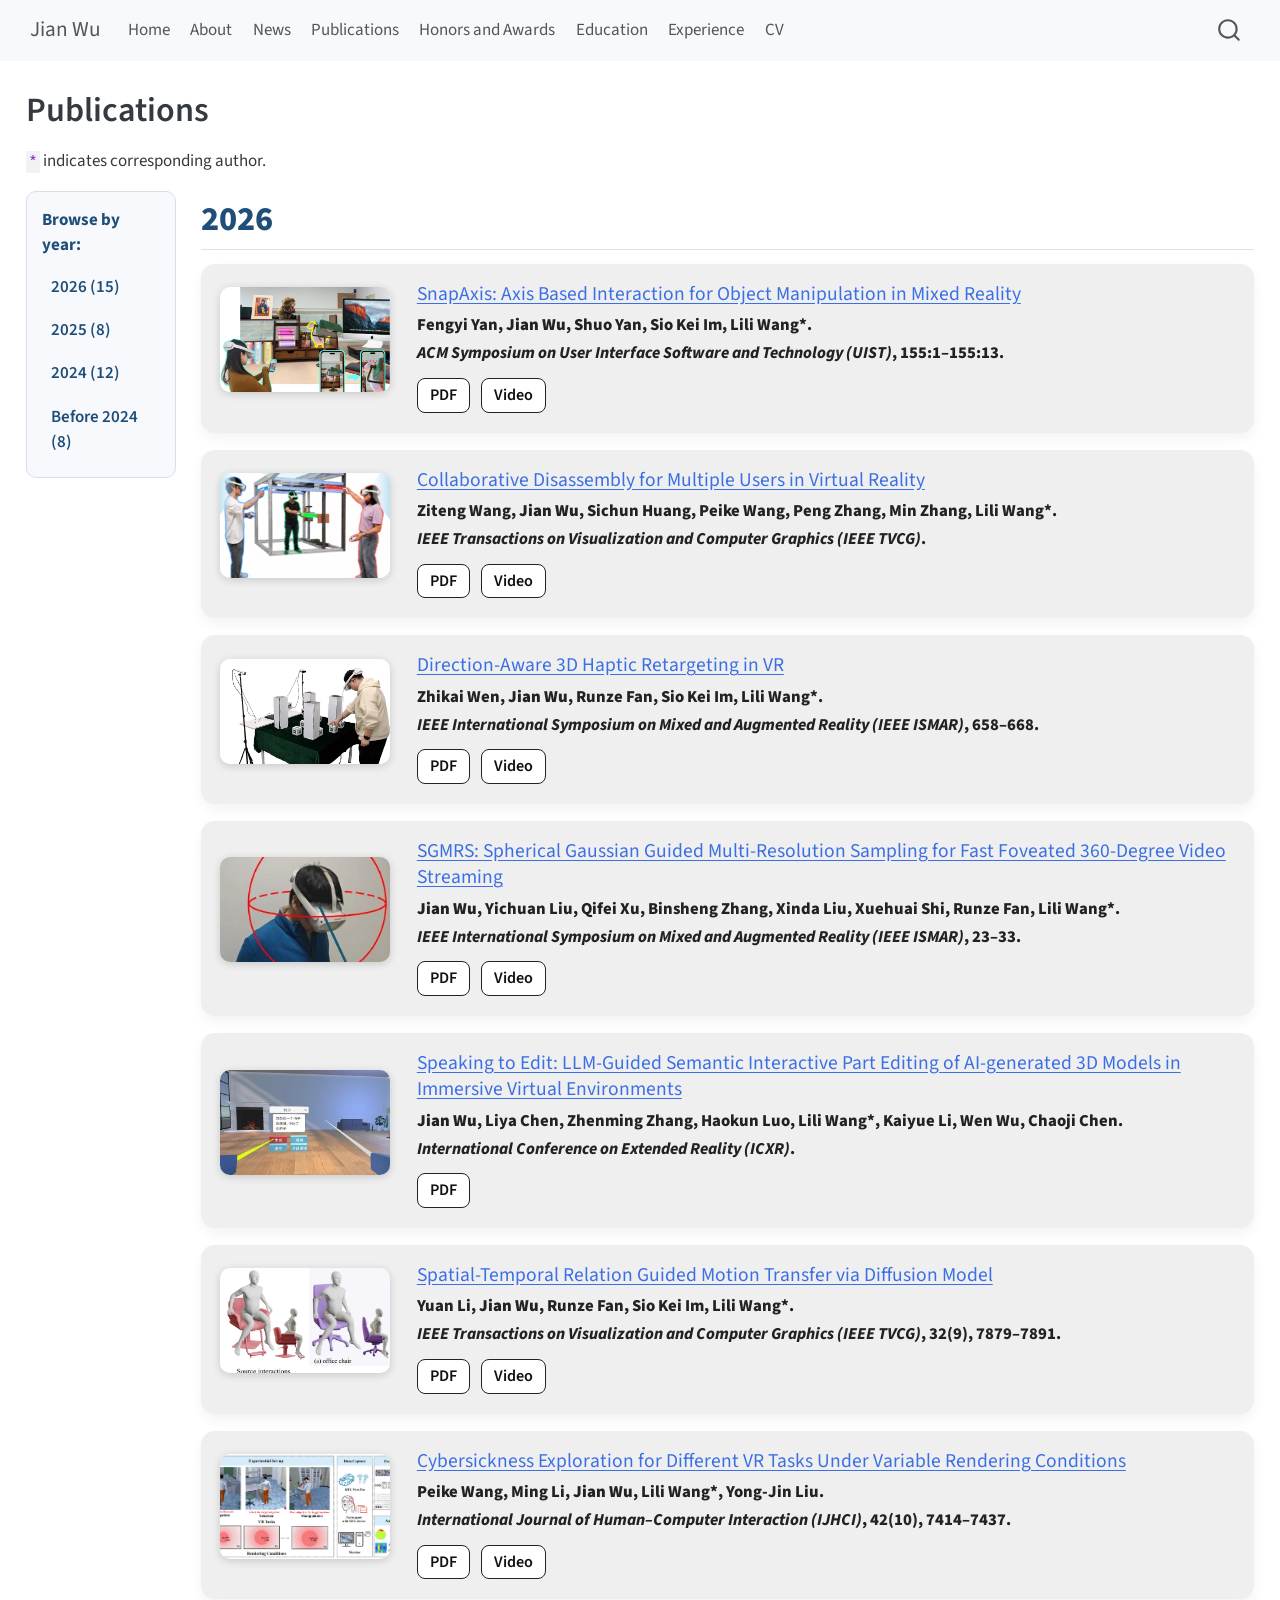
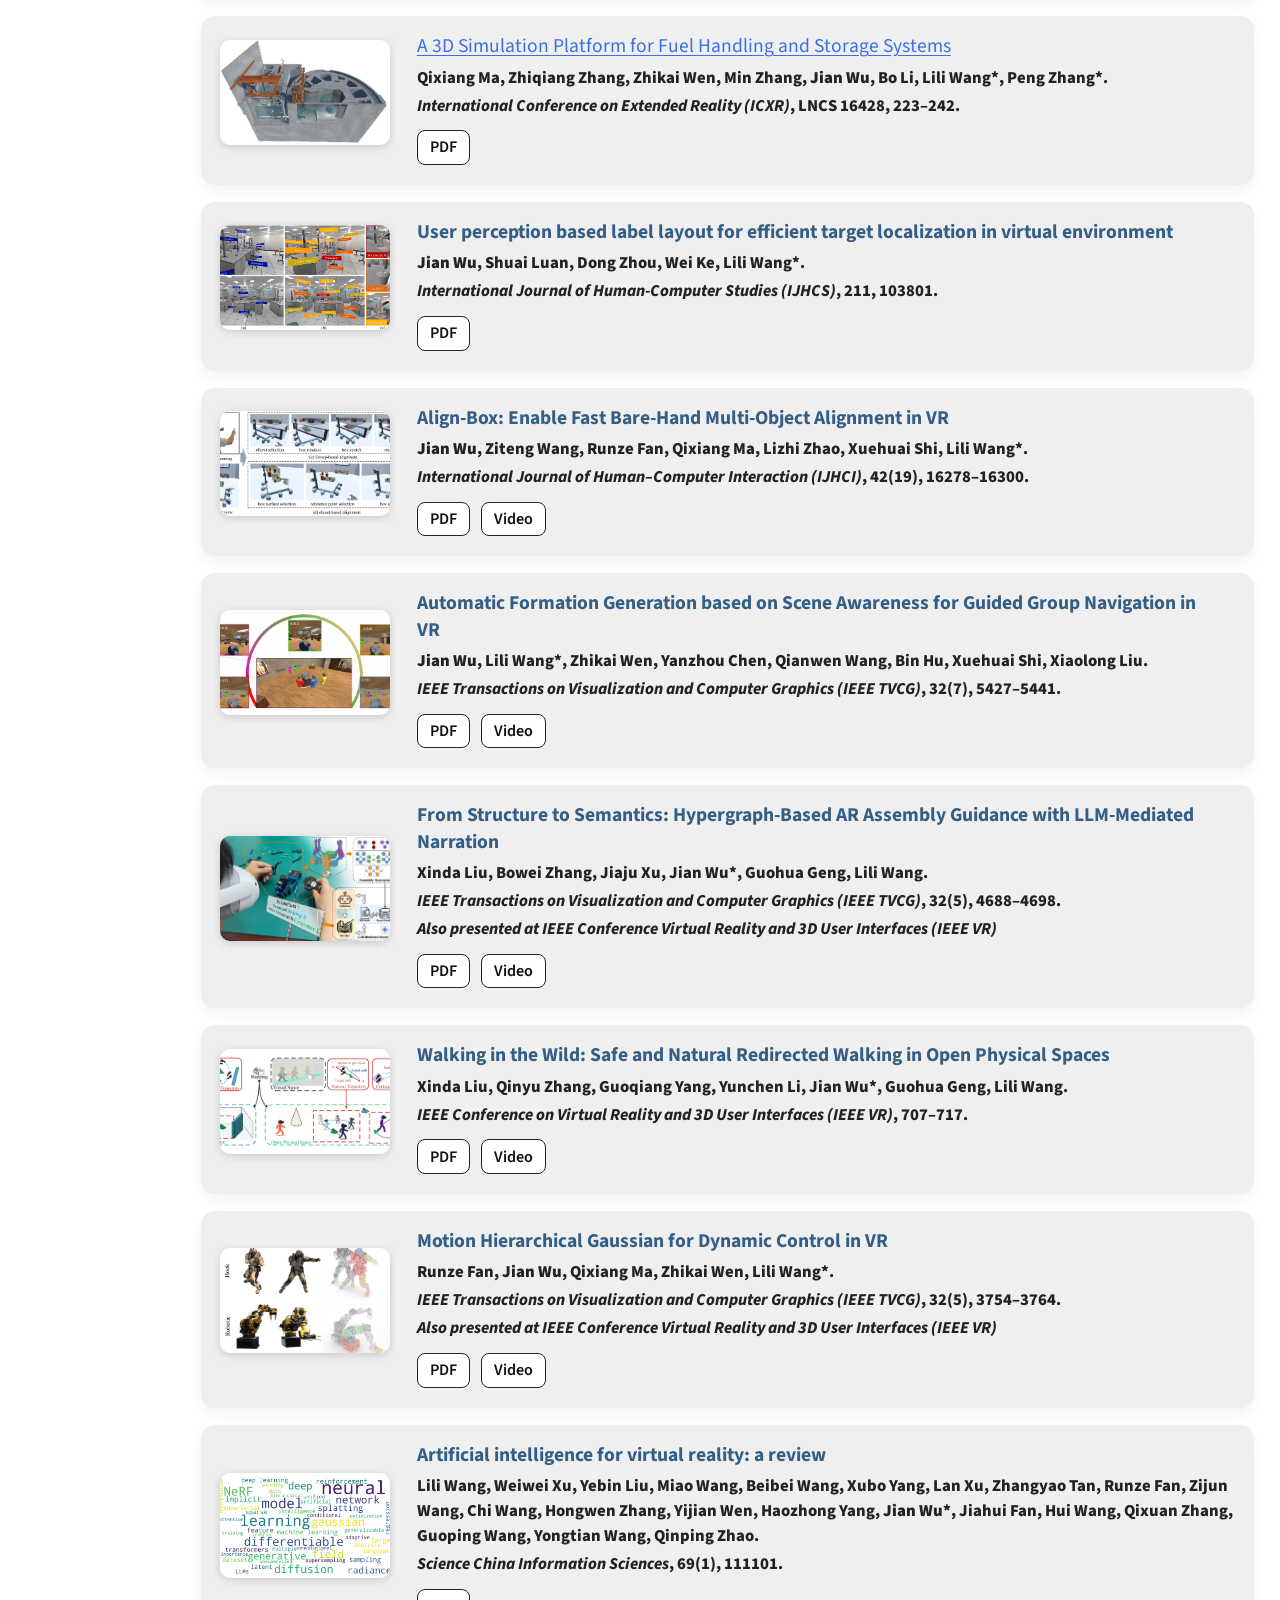
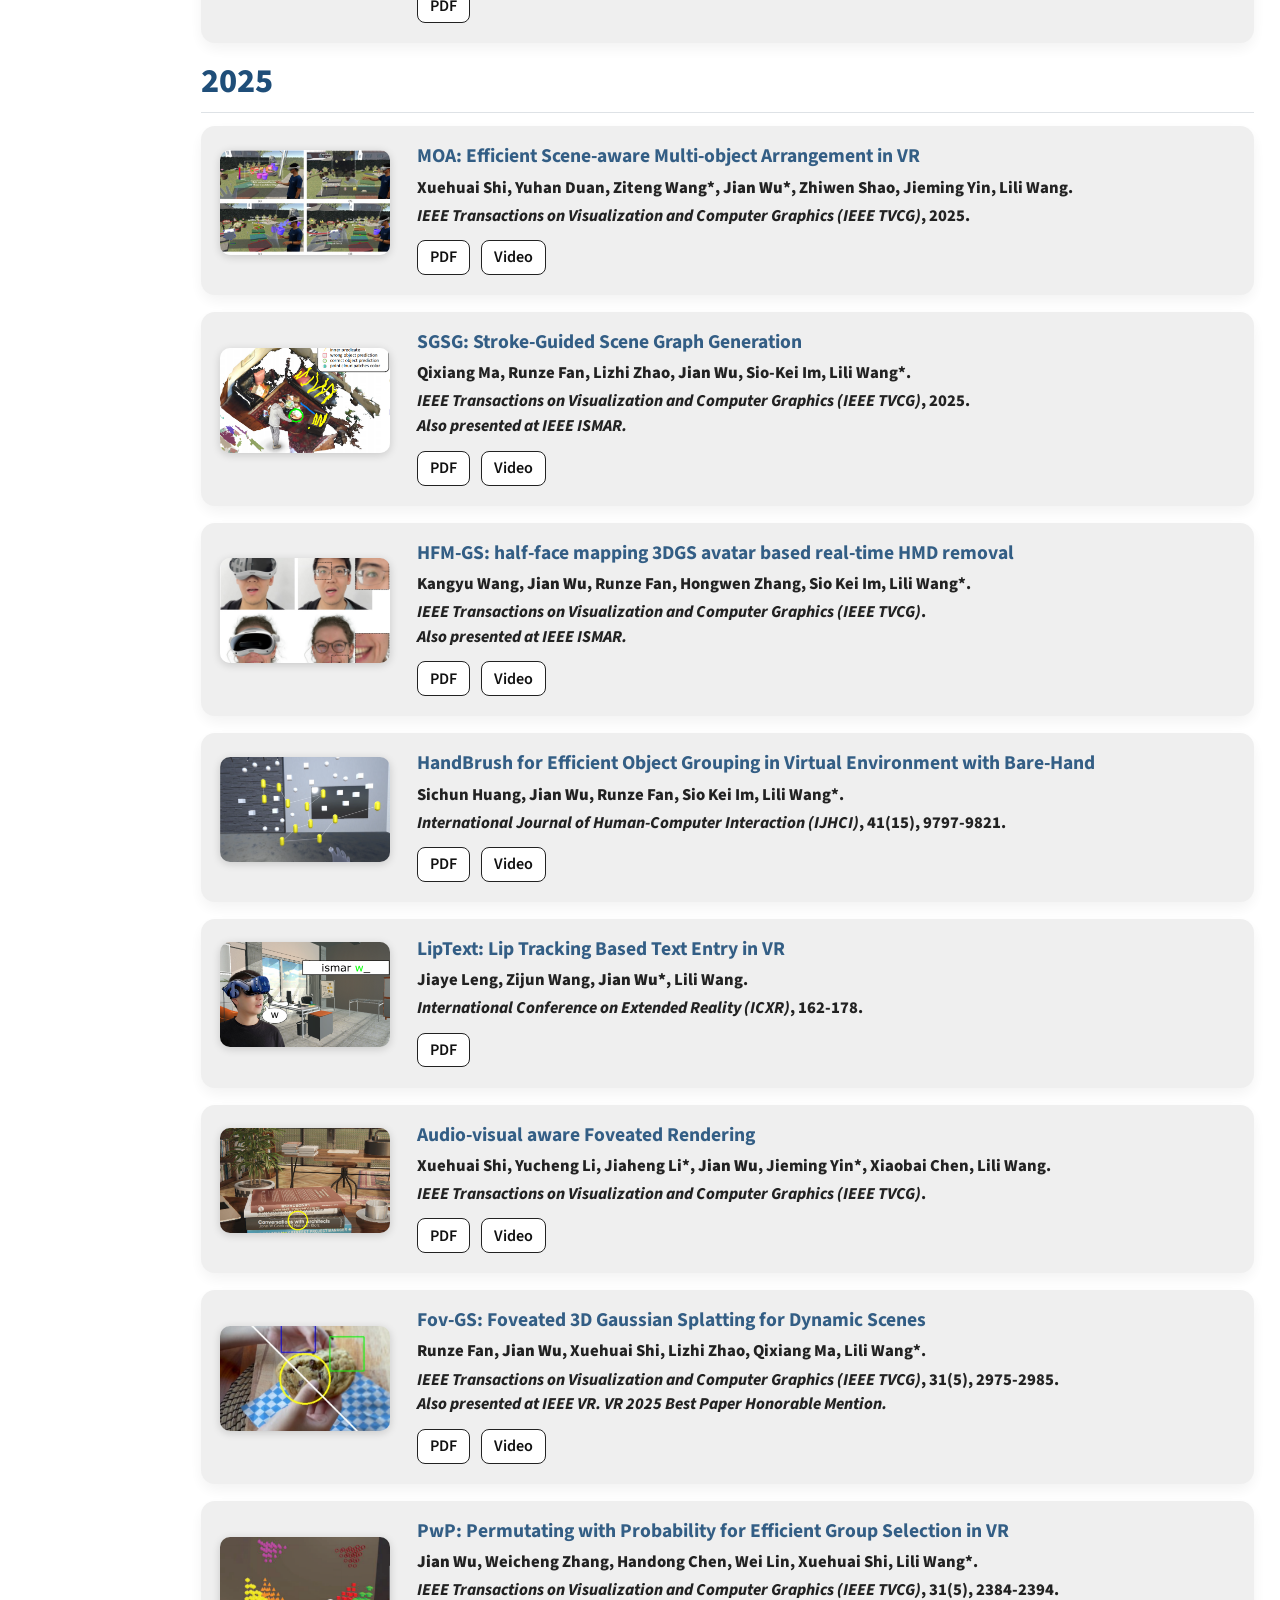
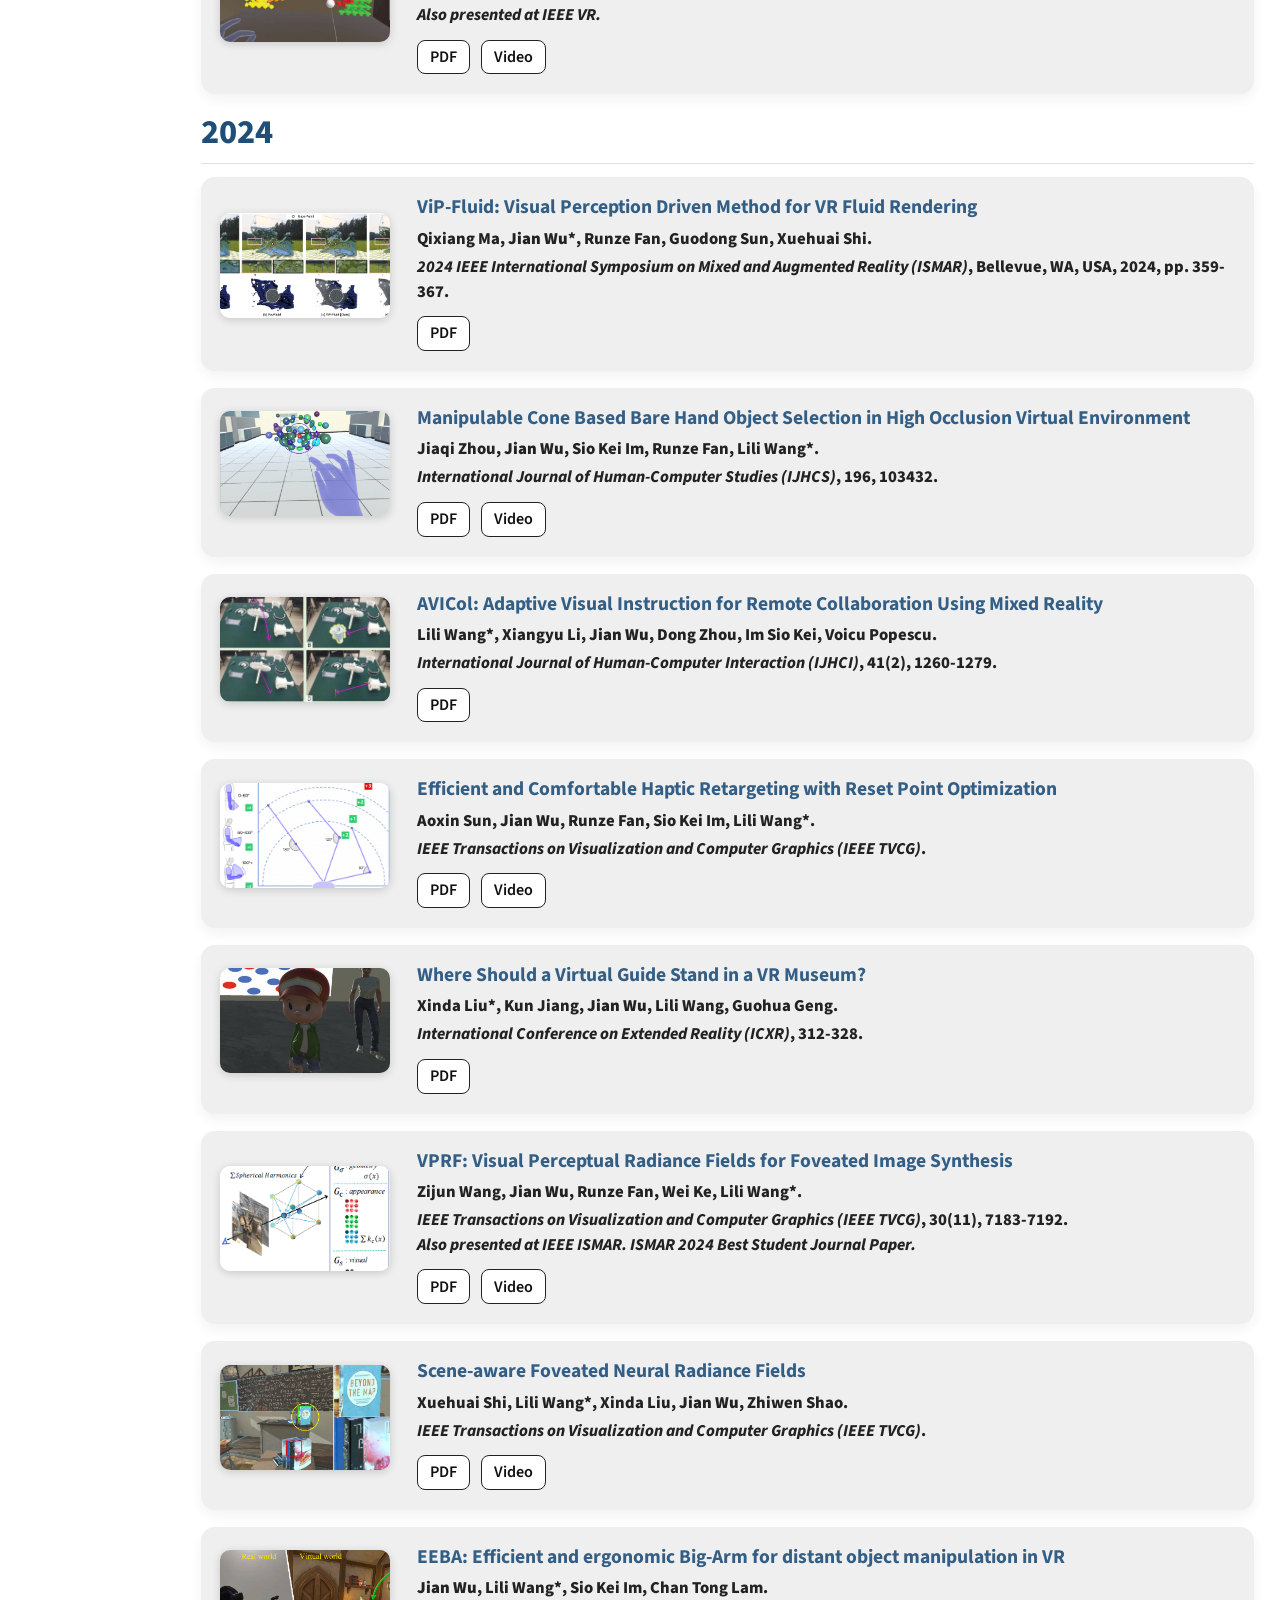
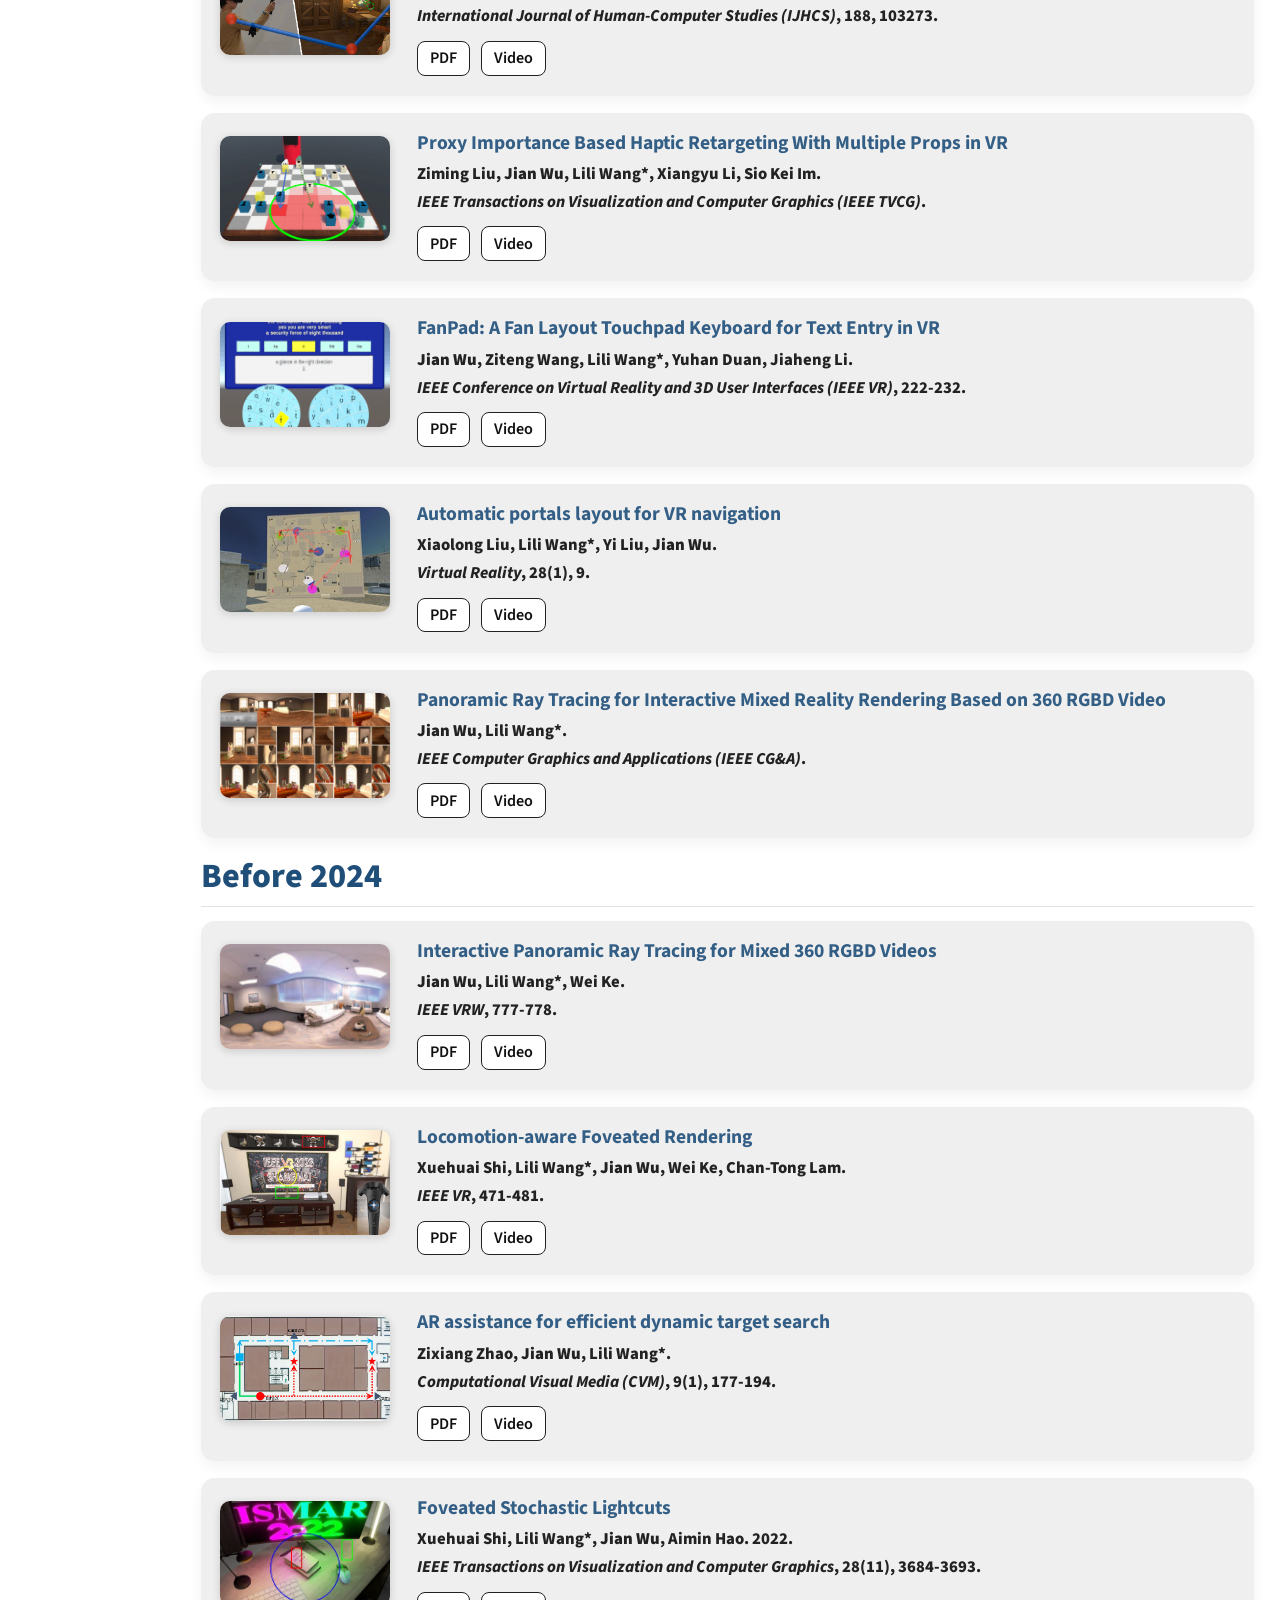
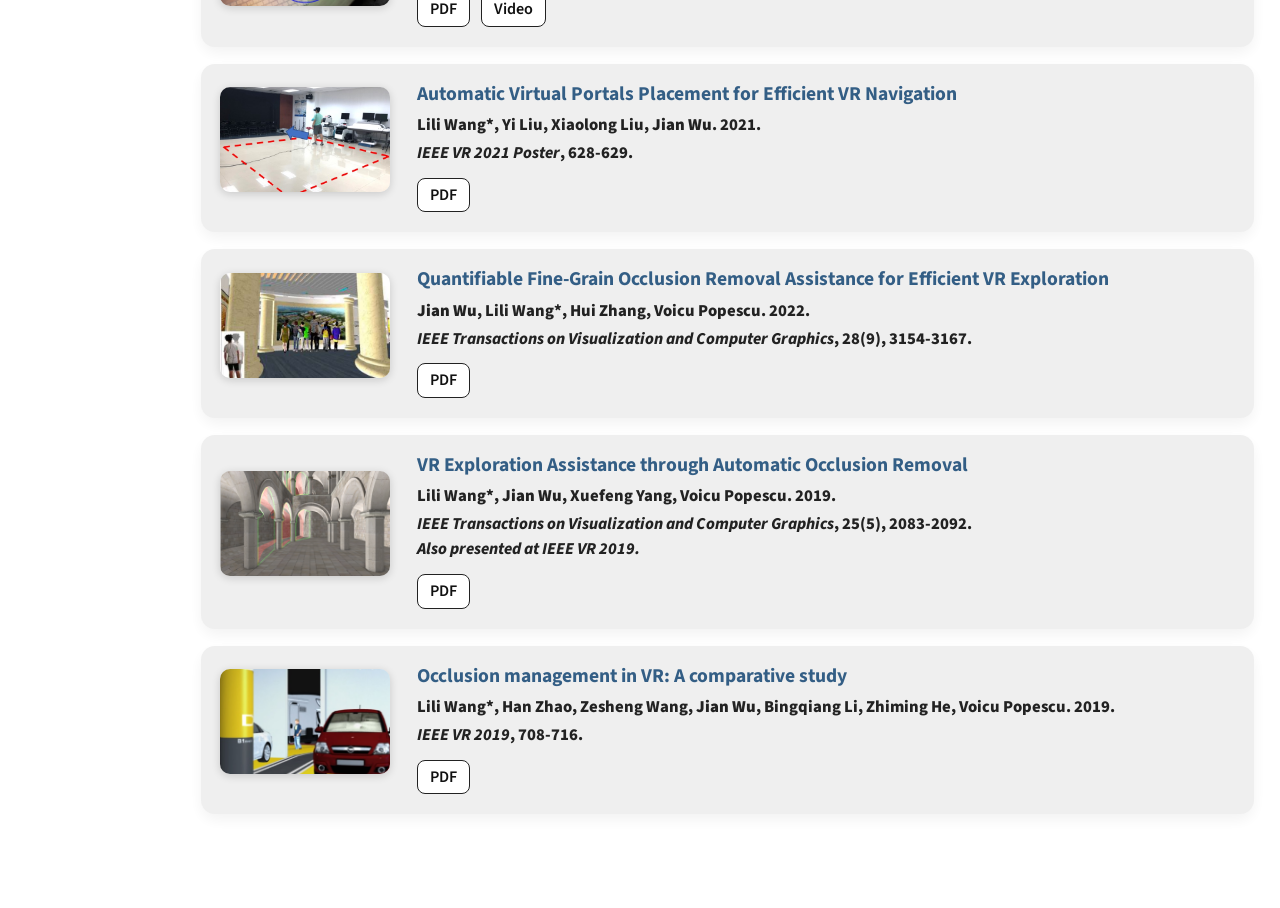
<file: docs/publications.html>
<!DOCTYPE html>
<html xmlns="http://www.w3.org/1999/xhtml" lang="en" xml:lang="en"><head>

<meta charset="utf-8">
<meta name="generator" content="quarto-1.9.36">

<meta name="viewport" content="width=device-width, initial-scale=1.0, user-scalable=yes">

<meta name="description" content="Information, PDFs, and social metrics of papers">

<title>Publications – Jian Wu</title>
<style>
/* Default styles provided by pandoc.
** See https://pandoc.org/MANUAL.html#variables-for-html for config info.
*/
code{white-space: pre-wrap;}
span.smallcaps{font-variant: small-caps;}
div.columns{display: flex; gap: min(4vw, 1.5em);}
div.column{flex: auto; overflow-x: auto;}
div.hanging-indent{margin-left: 1.5em; text-indent: -1.5em;}
ul.task-list{list-style: none;}
ul.task-list li input[type="checkbox"] {
  width: 0.8em;
  margin: 0 0.8em 0.2em -1em; /* quarto-specific, see https://github.com/quarto-dev/quarto-cli/issues/4556 */ 
  vertical-align: middle;
}
</style>


<script src="site_libs/quarto-nav/quarto-nav.js"></script>
<script src="site_libs/quarto-nav/headroom.min.js"></script>
<script src="site_libs/clipboard/clipboard.min.js"></script>
<script src="site_libs/quarto-search/autocomplete.umd.js"></script>
<script src="site_libs/quarto-search/fuse.min.js"></script>
<script src="site_libs/quarto-search/quarto-search.js"></script>
<meta name="quarto:offset" content="./">
<script src="site_libs/quarto-html/quarto.js" type="module"></script>
<script src="site_libs/quarto-html/tabsets/tabsets.js" type="module"></script>
<script src="site_libs/quarto-html/popper.min.js"></script>
<script src="site_libs/quarto-html/tippy.umd.min.js"></script>
<script src="site_libs/quarto-html/anchor.min.js"></script>
<link href="site_libs/quarto-html/tippy.css" rel="stylesheet">
<link href="site_libs/quarto-html/quarto-syntax-highlighting-845c23b38eaddc0f92fda52bfe77a8c8.css" rel="stylesheet" id="quarto-text-highlighting-styles">
<script src="site_libs/bootstrap/bootstrap.min.js"></script>
<link href="site_libs/bootstrap/bootstrap-icons.css" rel="stylesheet">
<link href="site_libs/bootstrap/bootstrap-a0f9fd0d421825b736dc1bbcbcba2219.min.css" rel="stylesheet" append-hash="true" id="quarto-bootstrap" data-mode="light">
<script id="quarto-search-options" type="application/json">{
  "location": "navbar",
  "copy-button": false,
  "collapse-after": 3,
  "panel-placement": "end",
  "type": "overlay",
  "limit": 50,
  "keyboard-shortcut": [
    "f",
    "/",
    "s"
  ],
  "show-item-context": false,
  "language": {
    "search-no-results-text": "No results",
    "search-matching-documents-text": "matching documents",
    "search-copy-link-title": "Copy link to search",
    "search-hide-matches-text": "Hide additional matches",
    "search-more-match-text": "more match in this document",
    "search-more-matches-text": "more matches in this document",
    "search-clear-button-title": "Clear",
    "search-text-placeholder": "",
    "search-detached-cancel-button-title": "Cancel",
    "search-submit-button-title": "Submit",
    "search-label": "Search"
  }
}</script>
<style>html{ scroll-behavior: smooth; }</style>


<link rel="stylesheet" href="styles.css">
<link rel="stylesheet" href="custom.css">
</head>

<body class="nav-fixed publications-page quarto-light">

<div id="quarto-search-results"></div>
  <header id="quarto-header" class="headroom fixed-top">
    <nav class="navbar navbar-expand-lg " data-bs-theme="dark">
      <div class="navbar-container container-fluid">
      <div class="navbar-brand-container mx-auto">
    <a class="navbar-brand" href="./index.html">
    <span class="navbar-title">Jian Wu</span>
    </a>
  </div>
            <div id="quarto-search" class="" title="Search"></div>
          <button class="navbar-toggler" type="button" data-bs-toggle="collapse" data-bs-target="#navbarCollapse" aria-controls="navbarCollapse" role="menu" aria-expanded="false" aria-label="Toggle navigation" onclick="if (window.quartoToggleHeadroom) { window.quartoToggleHeadroom(); }">
  <span class="navbar-toggler-icon"></span>
</button>
          <div class="collapse navbar-collapse" id="navbarCollapse">
            <ul class="navbar-nav navbar-nav-scroll me-auto">
  <li class="nav-item">
    <a class="nav-link" href="./index.html"> 
<span class="menu-text">Home</span></a>
  </li>  
  <li class="nav-item">
    <a class="nav-link" href="./index.html#about"> 
<span class="menu-text">About</span></a>
  </li>  
  <li class="nav-item">
    <a class="nav-link" href="./index.html#news"> 
<span class="menu-text">News</span></a>
  </li>  
  <li class="nav-item">
    <a class="nav-link" href="./index.html#publications"> 
<span class="menu-text">Publications</span></a>
  </li>  
  <li class="nav-item">
    <a class="nav-link" href="./index.html#honors-and-awards"> 
<span class="menu-text">Honors and Awards</span></a>
  </li>  
  <li class="nav-item">
    <a class="nav-link" href="./index.html#education"> 
<span class="menu-text">Education</span></a>
  </li>  
  <li class="nav-item">
    <a class="nav-link" href="./index.html#professional-experience"> 
<span class="menu-text">Experience</span></a>
  </li>  
  <li class="nav-item">
    <a class="nav-link" href="./cv.html"> 
<span class="menu-text">CV</span></a>
  </li>  
</ul>
          </div> <!-- /navcollapse -->
            <div class="quarto-navbar-tools">
</div>
      </div> <!-- /container-fluid -->
    </nav>
</header>
<!-- content -->
<div id="quarto-content" class="quarto-container page-columns page-rows-contents page-layout-full page-navbar">
<!-- sidebar -->
<!-- margin-sidebar -->
    
<!-- main -->
<main class="content column-page" id="quarto-document-content">

<header id="title-block-header" class="quarto-title-block default">
<div class="quarto-title">
<h1 class="title">Publications</h1>
</div>



<div class="quarto-title-meta column-page">

    
  
    
  </div>
  


</header>


<!-- publications.qmd -->
<p><code>*</code> indicates corresponding author.</p>
<div class="pub-layout">
<div class="pub-year-sidebar">
<nav class="pub-year-nav" aria-label="Browse publications by year">
<strong>Browse by year:</strong> <a href="#year-2026">2026 (15)</a> <a href="#year-2025">2025 (8)</a> <a href="#year-2024">2024 (12)</a> <a href="#year-before-2024">Before 2024 (8)</a>
</nav>
</div>
<div class="pub-list">
<section id="year-2026" class="level2 pub-year">
<h2 class="pub-year anchored" data-anchor-id="year-2026">2026</h2>
<div class="pub-card">
<p><img src="assets/thumbs/snapaxis-axis-based-interaction.webp" class="pub-thumb img-fluid"></p>
<section id="snapaxis-axis-based-interaction-for-object-manipulation-in-mixed-reality" class="level3 pub-title pub-content">
<h3 class="pub-title anchored" data-anchor-id="snapaxis-axis-based-interaction-for-object-manipulation-in-mixed-reality"><a href="https://liliwang.net/publications/#paper-snapaxis-axis-based-interaction-for-object-manipulation-in-mixed-reality">SnapAxis: Axis Based Interaction for Object Manipulation in Mixed Reality</a></h3>
<p>Fengyi Yan, <strong>Jian Wu</strong>, Shuo Yan, Sio Kei Im, Lili Wang*.</p>
<p><em>ACM Symposium on User Interface Software and Technology (UIST)</em>, 155:1–155:13.</p>
<p><a href="https://liliwang.net/publications/PDF/2026/snapaxis-axis-based-interaction-for-object-manipulation-in-mixed-reality.pdf" class="pub-btn" target="_blank">PDF</a> <a href="https://www.youtube.com/watch?v=TDUKe1vlhF0" class="pub-btn" target="_blank">Video</a></p>
</section>
</div>
<div class="pub-card">
<p><img src="assets/thumbs/collaborative-disassembly-multiple-users.webp" class="pub-thumb img-fluid"></p>
<section id="collaborative-disassembly-for-multiple-users-in-virtual-reality" class="level3 pub-title pub-content">
<h3 class="pub-title anchored" data-anchor-id="collaborative-disassembly-for-multiple-users-in-virtual-reality"><a href="https://liliwang.net/publications/#paper-collaborative-disassembly-for-multiple-users-in-virtual-reality">Collaborative Disassembly for Multiple Users in Virtual Reality</a></h3>
<p>Ziteng Wang, <strong>Jian Wu</strong>, Sichun Huang, Peike Wang, Peng Zhang, Min Zhang, Lili Wang*.</p>
<p><em>IEEE Transactions on Visualization and Computer Graphics (IEEE TVCG)</em>.</p>
<p><a href="https://liliwang.net/publications/PDF/2026/collaborative-disassembly-for-multiple-users-in-virtual-reality.pdf" class="pub-btn" target="_blank">PDF</a> <a href="https://www.youtube.com/watch?v=P2Y8j556Pq4" class="pub-btn" target="_blank">Video</a></p>
</section>
</div>
<div class="pub-card">
<p><img src="assets/thumbs/direction-aware-3d-haptic-retargeting.webp" class="pub-thumb img-fluid"></p>
<section id="direction-aware-3d-haptic-retargeting-in-vr" class="level3 pub-title pub-content">
<h3 class="pub-title anchored" data-anchor-id="direction-aware-3d-haptic-retargeting-in-vr"><a href="https://liliwang.net/publications/#paper-direction-aware-3d-haptic-retargeting-in-vr">Direction-Aware 3D Haptic Retargeting in VR</a></h3>
<p>Zhikai Wen, <strong>Jian Wu</strong>, Runze Fan, Sio Kei Im, Lili Wang*.</p>
<p><em>IEEE International Symposium on Mixed and Augmented Reality (IEEE ISMAR)</em>, 658–668.</p>
<p><a href="https://liliwang.net/publications/PDF/2026/direction-aware-3d-haptic-retargeting-in-vr.pdf" class="pub-btn" target="_blank">PDF</a> <a href="https://www.youtube.com/watch?v=IYqXOFfJuV8" class="pub-btn" target="_blank">Video</a></p>
</section>
</div>
<div class="pub-card">
<p><img src="assets/thumbs/sgmrs-foveated-360-video-streaming.webp" class="pub-thumb img-fluid"></p>
<section id="sgmrs-spherical-gaussian-guided-multi-resolution-sampling-for-fast-foveated-360-degree-video-streaming" class="level3 pub-title pub-content">
<h3 class="pub-title anchored" data-anchor-id="sgmrs-spherical-gaussian-guided-multi-resolution-sampling-for-fast-foveated-360-degree-video-streaming"><a href="https://liliwang.net/publications/#paper-sgmrs-spherical-gaussian-guided-multi-resolution-sampling-for-fast-foveated-360-degree-video-streaming">SGMRS: Spherical Gaussian Guided Multi-Resolution Sampling for Fast Foveated 360-Degree Video Streaming</a></h3>
<p><strong>Jian Wu</strong>, Yichuan Liu, Qifei Xu, Binsheng Zhang, Xinda Liu, Xuehuai Shi, Runze Fan, Lili Wang*.</p>
<p><em>IEEE International Symposium on Mixed and Augmented Reality (IEEE ISMAR)</em>, 23–33.</p>
<p><a href="https://liliwang.net/publications/PDF/2026/sgmrs-spherical-gaussian-guided-multi-resolution-sampling-for-fast-foveated-360-degree-video-streaming.pdf" class="pub-btn" target="_blank">PDF</a> <a href="https://www.youtube.com/watch?v=0wWjQpjQhrQ" class="pub-btn" target="_blank">Video</a></p>
</section>
</div>
<div class="pub-card">
<p><img src="assets/thumbs/speaking-to-edit-immersive-3d-models.webp" class="pub-thumb img-fluid"></p>
<section id="speaking-to-edit-llm-guided-semantic-interactive-part-editing-of-ai-generated-3d-models-in-immersive-virtual-environments" class="level3 pub-title pub-content">
<h3 class="pub-title anchored" data-anchor-id="speaking-to-edit-llm-guided-semantic-interactive-part-editing-of-ai-generated-3d-models-in-immersive-virtual-environments"><a href="https://liliwang.net/publications/#paper-speaking-to-edit-llm-guided-semantic-interactive-part-editing-of-ai-generated-3d-models-in-immersive-virtual-environments">Speaking to Edit: LLM-Guided Semantic Interactive Part Editing of AI-generated 3D Models in Immersive Virtual Environments</a></h3>
<p><strong>Jian Wu</strong>, Liya Chen, Zhenming Zhang, Haokun Luo, Lili Wang*, Kaiyue Li, Wen Wu, Chaoji Chen.</p>
<p><em>International Conference on Extended Reality (ICXR)</em>.</p>
<p><a href="https://liliwang.net/publications/PDF/2026/speaking-to-edit-llm-guided-semantic-interactive-part-editing-of-ai-generated-3d-models-in-immersive-virtual-environments.pdf" class="pub-btn" target="_blank">PDF</a></p>
</section>
</div>
<div class="pub-card">
<p><img src="assets/thumbs/spatial-temporal-motion-transfer.webp" class="pub-thumb img-fluid"></p>
<section id="spatial-temporal-relation-guided-motion-transfer-via-diffusion-model" class="level3 pub-title pub-content">
<h3 class="pub-title anchored" data-anchor-id="spatial-temporal-relation-guided-motion-transfer-via-diffusion-model"><a href="https://liliwang.net/publications/#paper-spatial-temporal-relation-guided-motion-transfer-via-diffusion-model">Spatial-Temporal Relation Guided Motion Transfer via Diffusion Model</a></h3>
<p>Yuan Li, <strong>Jian Wu</strong>, Runze Fan, Sio Kei Im, Lili Wang*.</p>
<p><em>IEEE Transactions on Visualization and Computer Graphics (IEEE TVCG)</em>, 32(9), 7879–7891.</p>
<p><a href="https://liliwang.net/publications/PDF/2026/spatial-temporal-relation-guided-motion-transfer-via-diffusion-model.pdf" class="pub-btn" target="_blank">PDF</a> <a href="https://www.youtube.com/watch?v=gKLh1Z56kPQ" class="pub-btn" target="_blank">Video</a></p>
</section>
</div>
<div class="pub-card">
<p><img src="assets/thumbs/cybersickness-exploration-vr-tasks.png" class="pub-thumb img-fluid"></p>
<section id="cybersickness-exploration-for-different-vr-tasks-under-variable-rendering-conditions" class="level3 pub-title pub-content">
<h3 class="pub-title anchored" data-anchor-id="cybersickness-exploration-for-different-vr-tasks-under-variable-rendering-conditions"><a href="https://liliwang.net/publications/#paper-cybersickness-exploration-for-different-vr-tasks-under-variable-rendering-conditions">Cybersickness Exploration for Different VR Tasks Under Variable Rendering Conditions</a></h3>
<p>Peike Wang, Ming Li, <strong>Jian Wu</strong>, Lili Wang*, Yong-Jin Liu.</p>
<p><em>International Journal of Human–Computer Interaction (IJHCI)</em>, 42(10), 7414–7437.</p>
<p><a href="assets/papers/cybersickness-exploration-vr-tasks.pdf" class="pub-btn" target="_blank">PDF</a> <a href="https://www.youtube.com/watch?v=TWW5GRAaCro" class="pub-btn" target="_blank">Video</a></p>
</section>
</div>
<div class="pub-card">
<p><img src="assets/thumbs/3d-fuel-handling-simulation-platform.webp" class="pub-thumb img-fluid"></p>
<section id="a-3d-simulation-platform-for-fuel-handling-and-storage-systems" class="level3 pub-title pub-content">
<h3 class="pub-title anchored" data-anchor-id="a-3d-simulation-platform-for-fuel-handling-and-storage-systems"><a href="https://liliwang.net/publications/#paper-a-3d-simulation-platform-for-fuel-handling-and-storage-systems">A 3D Simulation Platform for Fuel Handling and Storage Systems</a></h3>
<p>Qixiang Ma, Zhiqiang Zhang, Zhikai Wen, Min Zhang, <strong>Jian Wu</strong>, Bo Li, Lili Wang*, Peng Zhang*.</p>
<p><em>International Conference on Extended Reality (ICXR)</em>, LNCS 16428, 223–242.</p>
<p><a href="https://liliwang.net/publications/PDF/2026/a-3d-simulation-platform-for-fuel-handling-and-storage-systems.pdf" class="pub-btn" target="_blank">PDF</a></p>
</section>
</div>
<div class="pub-card">
<p><img src="assets/thumbs/2026-user-perception-label-layout.jpg" class="pub-thumb img-fluid"></p>
<section id="user-perception-based-label-layout-for-efficient-target-localization-in-virtual-environment" class="level3 pub-title pub-content">
<h3 class="pub-title anchored" data-anchor-id="user-perception-based-label-layout-for-efficient-target-localization-in-virtual-environment">User perception based label layout for efficient target localization in virtual environment</h3>
<p><strong>Jian Wu</strong>, Shuai Luan, Dong Zhou, Wei Ke, Lili Wang*.</p>
<p><em>International Journal of Human-Computer Studies (IJHCS)</em>, 211, 103801.</p>
<p><a href="assets/papers/2026-user-perception-label-layout.pdf" class="pub-btn" target="_blank">PDF</a> <!-- [Video](assets/videos/2026-user-perception-label-layout.mp4){.pub-btn target="_blank"} --></p>
</section>
</div>
<div class="pub-card">
<p><img src="assets/thumbs/align-box.jpg" class="pub-thumb img-fluid"></p>
<section id="align-box-enable-fast-bare-hand-multi-object-alignment-in-vr" class="level3 pub-title pub-content">
<h3 class="pub-title anchored" data-anchor-id="align-box-enable-fast-bare-hand-multi-object-alignment-in-vr">Align-Box: Enable Fast Bare-Hand Multi-Object Alignment in VR</h3>
<p><strong>Jian Wu</strong>, Ziteng Wang, Runze Fan, Qixiang Ma, Lizhi Zhao, Xuehuai Shi, Lili Wang*.</p>
<p><em>International Journal of Human–Computer Interaction (IJHCI)</em>, 42(19), 16278–16300.</p>
<p><a href="assets/papers/align-box.pdf" class="pub-btn" target="_blank">PDF</a> <a href="https://youtu.be/yIW9CXhPeTw" class="pub-btn" target="_blank">Video</a></p>
</section>
</div>
<div class="pub-card">
<p><img src="assets/thumbs/automatic-formation-generation-scene-awareness.png" class="pub-thumb img-fluid"></p>
<section id="automatic-formation-generation-based-on-scene-awareness-for-guided-group-navigation-in-vr" class="level3 pub-title pub-content">
<h3 class="pub-title anchored" data-anchor-id="automatic-formation-generation-based-on-scene-awareness-for-guided-group-navigation-in-vr">Automatic Formation Generation based on Scene Awareness for Guided Group Navigation in VR</h3>
<p><strong>Jian Wu</strong>, Lili Wang*, Zhikai Wen, Yanzhou Chen, Qianwen Wang, Bin Hu, Xuehuai Shi, Xiaolong Liu.</p>
<p><em>IEEE Transactions on Visualization and Computer Graphics (IEEE TVCG)</em>, 32(7), 5427–5441.</p>
<p><a href="assets/papers/automatic-formation-generation-scene-awareness.pdf" class="pub-btn" target="_blank">PDF</a> <a href="https://www.youtube.com/watch?v=ReVDdWYxNqQ" class="pub-btn" target="_blank">Video</a></p>
</section>
</div>
<div class="pub-card">
<p><img src="assets/thumbs/from-structure-to-semantics-hypergraph-based-ar-assembly-guidance.png" class="pub-thumb img-fluid"></p>
<section id="from-structure-to-semantics-hypergraph-based-ar-assembly-guidance-with-llm-mediated-narration" class="level3 pub-title pub-content">
<h3 class="pub-title anchored" data-anchor-id="from-structure-to-semantics-hypergraph-based-ar-assembly-guidance-with-llm-mediated-narration">From Structure to Semantics: Hypergraph-Based AR Assembly Guidance with LLM-Mediated Narration</h3>
<p>Xinda Liu, Bowei Zhang, Jiaju Xu, Jian Wu*, Guohua Geng, Lili Wang.</p>
<p><em>IEEE Transactions on Visualization and Computer Graphics (IEEE TVCG)</em>, 32(5), 4688–4698.</p>
<p><em>Also presented at IEEE Conference Virtual Reality and 3D User Interfaces (IEEE VR)</em></p>
<p><a href="assets/papers/from-structure-to-semantics-hypergraph-based-ar-assembly-guidance.pdf" class="pub-btn" target="_blank">PDF</a> <a href="https://www.youtube.com/watch?v=apRfZh9oP3Y" class="pub-btn" target="_blank">Video</a></p>
</section>
</div>
<div class="pub-card">
<p><img src="assets/thumbs/walking-in-the-wild-safe-and-natural-redirected-walking.png" class="pub-thumb img-fluid"></p>
<section id="walking-in-the-wild-safe-and-natural-redirected-walking-in-open-physical-spaces" class="level3 pub-title pub-content">
<h3 class="pub-title anchored" data-anchor-id="walking-in-the-wild-safe-and-natural-redirected-walking-in-open-physical-spaces">Walking in the Wild: Safe and Natural Redirected Walking in Open Physical Spaces</h3>
<p>Xinda Liu, Qinyu Zhang, Guoqiang Yang, Yunchen Li, Jian Wu*, Guohua Geng, Lili Wang.</p>
<p><em>IEEE Conference on Virtual Reality and 3D User Interfaces (IEEE VR)</em>, 707–717.</p>
<p><a href="assets/papers/walking-in-the-wild-safe-and-natural-redirected-walking.pdf" class="pub-btn" target="_blank">PDF</a> <a href="https://www.youtube.com/watch?v=GlWVQ0lHTF4" class="pub-btn" target="_blank">Video</a></p>
</section>
</div>
<div class="pub-card">
<p><img src="assets/thumbs/motion-hierarchical-gaussian.png" class="pub-thumb img-fluid"></p>
<section id="motion-hierarchical-gaussian-for-dynamic-control-in-vr" class="level3 pub-title pub-content">
<h3 class="pub-title anchored" data-anchor-id="motion-hierarchical-gaussian-for-dynamic-control-in-vr">Motion Hierarchical Gaussian for Dynamic Control in VR</h3>
<p>Runze Fan, <strong>Jian Wu</strong>, Qixiang Ma, Zhikai Wen, Lili Wang*.</p>
<p><em>IEEE Transactions on Visualization and Computer Graphics (IEEE TVCG)</em>, 32(5), 3754–3764.</p>
<p><em>Also presented at IEEE Conference Virtual Reality and 3D User Interfaces (IEEE VR)</em></p>
<p><a href="assets/papers/motion-hierarchical-gaussian.pdf" class="pub-btn" target="_blank">PDF</a> <a href="https://www.youtube.com/watch?v=spl_KeKvSqU" class="pub-btn" target="_blank">Video</a></p>
</section>
</div>
<div class="pub-card">
<p><img src="assets/thumbs/artificial-intelligence-for-virtual-reality-review.png" class="pub-thumb img-fluid"></p>
<section id="artificial-intelligence-for-virtual-reality-a-review" class="level3 pub-title pub-content">
<h3 class="pub-title anchored" data-anchor-id="artificial-intelligence-for-virtual-reality-a-review">Artificial intelligence for virtual reality: a review</h3>
<p>Lili Wang, Weiwei Xu, Yebin Liu, Miao Wang, Beibei Wang, Xubo Yang, Lan Xu, Zhangyao Tan, Runze Fan, Zijun Wang, Chi Wang, Hongwen Zhang, Yijian Wen, Haozhong Yang, <strong>Jian Wu*</strong>, Jiahui Fan, Hui Wang, Qixuan Zhang, Guoping Wang, Yongtian Wang, Qinping Zhao.</p>
<p><em>Science China Information Sciences</em>, 69(1), 111101.</p>
<p><a href="assets/papers/artificial-intelligence-for-virtual-reality-review.pdf" class="pub-btn" target="_blank">PDF</a> <!-- [Video](assets/videos/artificial-intelligence-for-virtual-reality-review.mp4){.pub-btn target="_blank"} --></p>
</section>
</div>
</section>
<section id="year-2025" class="level2 pub-year">
<h2 class="pub-year anchored" data-anchor-id="year-2025">2025</h2>
<div class="pub-card">
<p><img src="assets/thumbs/2025-moa-efficient-scene-aware-multi-object-arrangement.png" class="pub-thumb img-fluid"></p>
<section id="moa-efficient-scene-aware-multi-object-arrangement-in-vr" class="level3 pub-title pub-content">
<h3 class="pub-title anchored" data-anchor-id="moa-efficient-scene-aware-multi-object-arrangement-in-vr">MOA: Efficient Scene-aware Multi-object Arrangement in VR</h3>
<p>Xuehuai Shi, Yuhan Duan, Ziteng Wang*, <strong>Jian Wu*</strong>, Zhiwen Shao, Jieming Yin, Lili Wang.</p>
<p><em>IEEE Transactions on Visualization and Computer Graphics (IEEE TVCG)</em>, 2025.</p>
<p><a href="assets/papers/2025-moa-efficient-scene-aware-multi-object-arrangement.pdf" class="pub-btn" target="_blank">PDF</a> <a href="https://xuehuai.net/publications/videos/2025-MOA.mp4" class="pub-btn" target="_blank">Video</a></p>
</section>
</div>
<div class="pub-card">
<p><img src="assets/thumbs/2025-sgsg-stroke-guided-scene-graph-generation.png" class="pub-thumb img-fluid"></p>
<section id="sgsg-stroke-guided-scene-graph-generation" class="level3 pub-title pub-content">
<h3 class="pub-title anchored" data-anchor-id="sgsg-stroke-guided-scene-graph-generation">SGSG: Stroke-Guided Scene Graph Generation</h3>
<p>Qixiang Ma, Runze Fan, Lizhi Zhao, <strong>Jian Wu</strong>, Sio-Kei Im, Lili Wang*.</p>
<p><em>IEEE Transactions on Visualization and Computer Graphics (IEEE TVCG)</em>, 2025.<br>
<em>Also presented at IEEE ISMAR.</em></p>
<p><a href="assets/papers/2025-sgsg-stroke-guided-scene-graph-generation.pdf" class="pub-btn" target="_blank">PDF</a> <a href="https://www.youtube.com/watch?v=FwlPHpO5yAk" class="pub-btn" target="_blank">Video</a></p>
</section>
</div>
<div class="pub-card">
<p><img src="assets/thumbs/hfm-gs-half-face-mapping-3dgs-avatar.png" class="pub-thumb img-fluid"></p>
<section id="hfm-gs-half-face-mapping-3dgs-avatar-based-real-time-hmd-removal" class="level3 pub-title pub-content">
<h3 class="pub-title anchored" data-anchor-id="hfm-gs-half-face-mapping-3dgs-avatar-based-real-time-hmd-removal">HFM-GS: half-face mapping 3DGS avatar based real-time HMD removal</h3>
<p>Kangyu Wang, <strong>Jian Wu</strong>, Runze Fan, Hongwen Zhang, Sio Kei Im, Lili Wang*.</p>
<p><em>IEEE Transactions on Visualization and Computer Graphics (IEEE TVCG)</em>.<br>
<em>Also presented at IEEE ISMAR.</em></p>
<p><a href="assets/papers/hfm-gs-half-face-mapping-3dgs-avatar.pdf" class="pub-btn" target="_blank">PDF</a> <a href="https://www.youtube.com/watch?v=jweiTyQgB0g" class="pub-btn" target="_blank">Video</a></p>
</section>
</div>
<div class="pub-card">
<p><img src="assets/thumbs/handbrush-efficient-object-grouping.png" class="pub-thumb img-fluid"></p>
<section id="handbrush-for-efficient-object-grouping-in-virtual-environment-with-bare-hand" class="level3 pub-title pub-content">
<h3 class="pub-title anchored" data-anchor-id="handbrush-for-efficient-object-grouping-in-virtual-environment-with-bare-hand">HandBrush for Efficient Object Grouping in Virtual Environment with Bare-Hand</h3>
<p>Sichun Huang, <strong>Jian Wu</strong>, Runze Fan, Sio Kei Im, Lili Wang*.</p>
<p><em>International Journal of Human-Computer Interaction (IJHCI)</em>, 41(15), 9797-9821.</p>
<p><a href="assets/papers/handbrush-efficient-object-grouping.pdf" class="pub-btn" target="_blank">PDF</a> <a href="https://www.youtube.com/watch?v=A3HAprafbLs" class="pub-btn" target="_blank">Video</a></p>
</section>
</div>
<div class="pub-card">
<p><img src="assets/thumbs/liptext-lip-tracking-text-entry-vr.png" class="pub-thumb img-fluid"></p>
<section id="liptext-lip-tracking-based-text-entry-in-vr" class="level3 pub-title pub-content">
<h3 class="pub-title anchored" data-anchor-id="liptext-lip-tracking-based-text-entry-in-vr">LipText: Lip Tracking Based Text Entry in VR</h3>
<p>Jiaye Leng, Zijun Wang, <strong>Jian Wu*</strong>, Lili Wang.</p>
<p><em>International Conference on Extended Reality (ICXR)</em>, 162-178.</p>
<p><a href="assets/papers/liptext-lip-tracking-text-entry-vr.pdf" class="pub-btn" target="_blank">PDF</a> <!-- [Video](assets/videos/liptext-lip-tracking-text-entry-vr.mp4){.pub-btn target="_blank"} --></p>
</section>
</div>
<div class="pub-card">
<p><img src="assets/thumbs/audio-visual-aware-foveated-rendering.jpg" class="pub-thumb img-fluid"></p>
<section id="audio-visual-aware-foveated-rendering" class="level3 pub-title pub-content">
<h3 class="pub-title anchored" data-anchor-id="audio-visual-aware-foveated-rendering">Audio-visual aware Foveated Rendering</h3>
<p>Xuehuai Shi, Yucheng Li, Jiaheng Li*, <strong>Jian Wu</strong>, Jieming Yin*, Xiaobai Chen, Lili Wang.</p>
<p><em>IEEE Transactions on Visualization and Computer Graphics (IEEE TVCG)</em>.</p>
<p><a href="assets/papers/audio-visual-aware-foveated-rendering.pdf" class="pub-btn" target="_blank">PDF</a> <a href="https://www.youtube.com/watch?v=1vpZYQDbQTk" class="pub-btn" target="_blank">Video</a></p>
</section>
</div>
<div class="pub-card">
<p><img src="assets/thumbs/2025-fov-gs-foveated-3d-gaussian-splatting.jpg" class="pub-thumb img-fluid"></p>
<section id="fov-gs-foveated-3d-gaussian-splatting-for-dynamic-scenes" class="level3 pub-title pub-content">
<h3 class="pub-title anchored" data-anchor-id="fov-gs-foveated-3d-gaussian-splatting-for-dynamic-scenes">Fov-GS: Foveated 3D Gaussian Splatting for Dynamic Scenes</h3>
<p>Runze Fan, <strong>Jian Wu</strong>, Xuehuai Shi, Lizhi Zhao, Qixiang Ma, Lili Wang*.</p>
<p><em>IEEE Transactions on Visualization and Computer Graphics (IEEE TVCG)</em>, 31(5), 2975-2985.<br>
<em>Also presented at IEEE VR. VR 2025 Best Paper Honorable Mention.</em></p>
<p><a href="assets/papers/2025-fov-gs-foveated-3d-gaussian-splatting.pdf" class="pub-btn" target="_blank">PDF</a> <a href="https://www.youtube.com/watch?v=IAR6PekgMBc" class="pub-btn" target="_blank">Video</a></p>
</section>
</div>
<div class="pub-card">
<p><img src="assets/thumbs/2025-pwp-permutating-with-probability.png" class="pub-thumb img-fluid"></p>
<section id="pwp-permutating-with-probability-for-efficient-group-selection-in-vr" class="level3 pub-title pub-content">
<h3 class="pub-title anchored" data-anchor-id="pwp-permutating-with-probability-for-efficient-group-selection-in-vr">PwP: Permutating with Probability for Efficient Group Selection in VR</h3>
<p><strong>Jian Wu</strong>, Weicheng Zhang, Handong Chen, Wei Lin, Xuehuai Shi, Lili Wang*.</p>
<p><em>IEEE Transactions on Visualization and Computer Graphics (IEEE TVCG)</em>, 31(5), 2384-2394.<br>
<em>Also presented at IEEE VR.</em></p>
<p><a href="assets/papers/2025-pwp-permutating-with-probability.pdf" class="pub-btn" target="_blank">PDF</a> <a href="https://www.youtube.com/watch?v=3zL_ZFrutJM" class="pub-btn" target="_blank">Video</a></p>
</section>
</div>
</section>
<section id="year-2024" class="level2 pub-year">
<h2 class="pub-year anchored" data-anchor-id="year-2024">2024</h2>
<div class="pub-card">
<p><img src="assets/thumbs/vip-fluid.png" class="pub-thumb img-fluid"></p>
<section id="vip-fluid-visual-perception-driven-method-for-vr-fluid-rendering" class="level3 pub-title pub-content">
<h3 class="pub-title anchored" data-anchor-id="vip-fluid-visual-perception-driven-method-for-vr-fluid-rendering">ViP-Fluid: Visual Perception Driven Method for VR Fluid Rendering</h3>
<p>Qixiang Ma, <strong>Jian Wu</strong>*, Runze Fan, Guodong Sun, Xuehuai Shi.</p>
<p><em>2024 IEEE International Symposium on Mixed and Augmented Reality (ISMAR)</em>, Bellevue, WA, USA, 2024, pp.&nbsp;359-367.</p>
<p><a href="assets/papers/Vip-Fluid.pdf" class="pub-btn" target="_blank">PDF</a> <!-- [Video](assets/videos/Vip-Fluid.mp4){.pub-btn target="_blank"} --></p>
</section>
</div>
<div class="pub-card">
<p><img src="assets/thumbs/manipulable-cone-bare-hand-selection.jpg" class="pub-thumb img-fluid"></p>
<section id="manipulable-cone-based-bare-hand-object-selection-in-high-occlusion-virtual-environment" class="level3 pub-title pub-content">
<h3 class="pub-title anchored" data-anchor-id="manipulable-cone-based-bare-hand-object-selection-in-high-occlusion-virtual-environment">Manipulable Cone Based Bare Hand Object Selection in High Occlusion Virtual Environment</h3>
<p>Jiaqi Zhou, <strong>Jian Wu</strong>, Sio Kei Im, Runze Fan, Lili Wang*.</p>
<p><em>International Journal of Human-Computer Studies (IJHCS)</em>, 196, 103432.</p>
<p><a href="assets/papers/manipulable-cone-bare-hand-selection.pdf" class="pub-btn" target="_blank">PDF</a> <a href="https://www.youtube.com/watch?v=GXkNQJ_iYIQ" class="pub-btn" target="_blank">Video</a></p>
</section>
</div>
<div class="pub-card">
<p><img src="assets/thumbs/avicol-adaptive-visual-instruction.jpg" class="pub-thumb img-fluid"></p>
<section id="avicol-adaptive-visual-instruction-for-remote-collaboration-using-mixed-reality" class="level3 pub-title pub-content">
<h3 class="pub-title anchored" data-anchor-id="avicol-adaptive-visual-instruction-for-remote-collaboration-using-mixed-reality">AVICol: Adaptive Visual Instruction for Remote Collaboration Using Mixed Reality</h3>
<p>Lili Wang*, Xiangyu Li, <strong>Jian Wu</strong>, Dong Zhou, Im Sio Kei, Voicu Popescu.</p>
<p><em>International Journal of Human-Computer Interaction (IJHCI)</em>, 41(2), 1260-1279.</p>
<p><a href="assets/papers/avicol-adaptive-visual-instruction.pdf" class="pub-btn" target="_blank">PDF</a> <!-- [Video](assets/videos/avicol-adaptive-visual-instruction.mp4){.pub-btn target="_blank"} --></p>
</section>
</div>
<div class="pub-card">
<p><img src="assets/thumbs/efficient-comfortable-haptic-retargeting-reset-point.jpg" class="pub-thumb img-fluid"></p>
<section id="efficient-and-comfortable-haptic-retargeting-with-reset-point-optimization" class="level3 pub-title pub-content">
<h3 class="pub-title anchored" data-anchor-id="efficient-and-comfortable-haptic-retargeting-with-reset-point-optimization">Efficient and Comfortable Haptic Retargeting with Reset Point Optimization</h3>
<p>Aoxin Sun, <strong>Jian Wu</strong>, Runze Fan, Sio Kei Im, Lili Wang*.</p>
<p><em>IEEE Transactions on Visualization and Computer Graphics (IEEE TVCG)</em>.</p>
<p><a href="assets/papers/efficient-comfortable-haptic-retargeting-reset-point.pdf" class="pub-btn" target="_blank">PDF</a> <a href="https://www.youtube.com/watch?v=fL1W8CO2Bw0" class="pub-btn" target="_blank">Video</a></p>
</section>
</div>
<div class="pub-card">
<p><img src="assets/thumbs/where-should-a-virtual-guide-stand.jpg" class="pub-thumb img-fluid"></p>
<section id="where-should-a-virtual-guide-stand-in-a-vr-museum" class="level3 pub-title pub-content">
<h3 class="pub-title anchored" data-anchor-id="where-should-a-virtual-guide-stand-in-a-vr-museum">Where Should a Virtual Guide Stand in a VR Museum?</h3>
<p>Xinda Liu*, Kun Jiang, <strong>Jian Wu</strong>, Lili Wang, Guohua Geng.</p>
<p><em>International Conference on Extended Reality (ICXR)</em>, 312-328.</p>
<p><a href="assets/papers/where-should-a-virtual-guide-stand.pdf" class="pub-btn" target="_blank">PDF</a> <!-- [Video](assets/videos/where-should-a-virtual-guide-stand.mp4){.pub-btn target="_blank"} --></p>
</section>
</div>
<div class="pub-card">
<p><img src="assets/thumbs/vprf-visual-perceptual-radiance-fields.png" class="pub-thumb img-fluid"></p>
<section id="vprf-visual-perceptual-radiance-fields-for-foveated-image-synthesis" class="level3 pub-title pub-content">
<h3 class="pub-title anchored" data-anchor-id="vprf-visual-perceptual-radiance-fields-for-foveated-image-synthesis">VPRF: Visual Perceptual Radiance Fields for Foveated Image Synthesis</h3>
<p>Zijun Wang, <strong>Jian Wu</strong>, Runze Fan, Wei Ke, Lili Wang*.</p>
<p><em>IEEE Transactions on Visualization and Computer Graphics (IEEE TVCG)</em>, 30(11), 7183-7192.<br>
<em>Also presented at IEEE ISMAR. ISMAR 2024 Best Student Journal Paper.</em></p>
<p><a href="assets/papers/vprf-visual-perceptual-radiance-fields.pdf" class="pub-btn" target="_blank">PDF</a> <a href="https://www.youtube.com/watch?v=FCmrWd3J6Yo" class="pub-btn" target="_blank">Video</a></p>
</section>
</div>
<div class="pub-card">
<p><img src="assets/thumbs/scene-aware-foveated-neural-radiance-fields.png" class="pub-thumb img-fluid"></p>
<section id="scene-aware-foveated-neural-radiance-fields" class="level3 pub-title pub-content">
<h3 class="pub-title anchored" data-anchor-id="scene-aware-foveated-neural-radiance-fields">Scene-aware Foveated Neural Radiance Fields</h3>
<p>Xuehuai Shi, Lili Wang*, Xinda Liu, <strong>Jian Wu</strong>, Zhiwen Shao.</p>
<p><em>IEEE Transactions on Visualization and Computer Graphics (IEEE TVCG)</em>.</p>
<p><a href="assets/papers/scene-aware-foveated-neural-radiance-fields.pdf" class="pub-btn" target="_blank">PDF</a> <a href="https://www.youtube.com/watch?v=KkneIYnnyaM" class="pub-btn" target="_blank">Video</a></p>
</section>
</div>
<div class="pub-card">
<p><img src="assets/thumbs/eeba-efficient-ergonomic-big-arm.png" class="pub-thumb img-fluid"></p>
<section id="eeba-efficient-and-ergonomic-big-arm-for-distant-object-manipulation-in-vr" class="level3 pub-title pub-content">
<h3 class="pub-title anchored" data-anchor-id="eeba-efficient-and-ergonomic-big-arm-for-distant-object-manipulation-in-vr">EEBA: Efficient and ergonomic Big-Arm for distant object manipulation in VR</h3>
<p><strong>Jian Wu</strong>, Lili Wang*, Sio Kei Im, Chan Tong Lam.</p>
<p><em>International Journal of Human-Computer Studies (IJHCS)</em>, 188, 103273.</p>
<p><a href="assets/papers/eeba-efficient-ergonomic-big-arm.pdf" class="pub-btn" target="_blank">PDF</a> <a href="https://www.youtube.com/watch?v=nAHYZ_iyfu0" class="pub-btn" target="_blank">Video</a></p>
</section>
</div>
<div class="pub-card">
<p><img src="assets/thumbs/proxy-importance-haptic-retargeting-multiple-props.png" class="pub-thumb img-fluid"></p>
<section id="proxy-importance-based-haptic-retargeting-with-multiple-props-in-vr" class="level3 pub-title pub-content">
<h3 class="pub-title anchored" data-anchor-id="proxy-importance-based-haptic-retargeting-with-multiple-props-in-vr">Proxy Importance Based Haptic Retargeting With Multiple Props in VR</h3>
<p>Ziming Liu, <strong>Jian Wu</strong>, Lili Wang*, Xiangyu Li, Sio Kei Im.</p>
<p><em>IEEE Transactions on Visualization and Computer Graphics (IEEE TVCG)</em>.</p>
<p><a href="assets/papers/proxy-importance-haptic-retargeting-multiple-props.pdf" class="pub-btn" target="_blank">PDF</a> <a href="https://www.youtube.com/watch?v=w_D86z_oCKc" class="pub-btn" target="_blank">Video</a></p>
</section>
</div>
<div class="pub-card">
<p><img src="assets/thumbs/fanpad-fan-layout-touchpad-keyboard.png" class="pub-thumb img-fluid"></p>
<section id="fanpad-a-fan-layout-touchpad-keyboard-for-text-entry-in-vr" class="level3 pub-title pub-content">
<h3 class="pub-title anchored" data-anchor-id="fanpad-a-fan-layout-touchpad-keyboard-for-text-entry-in-vr">FanPad: A Fan Layout Touchpad Keyboard for Text Entry in VR</h3>
<p><strong>Jian Wu</strong>, Ziteng Wang, Lili Wang*, Yuhan Duan, Jiaheng Li.</p>
<p><em>IEEE Conference on Virtual Reality and 3D User Interfaces (IEEE VR)</em>, 222-232.</p>
<p><a href="assets/papers/fanpad-fan-layout-touchpad-keyboard.pdf" class="pub-btn" target="_blank">PDF</a> <a href="https://www.youtube.com/watch?v=sPNiz5diP_0" class="pub-btn" target="_blank">Video</a></p>
</section>
</div>
<div class="pub-card">
<p><img src="assets/thumbs/automatic-portals-layout-vr-navigation.jpg" class="pub-thumb img-fluid"></p>
<section id="automatic-portals-layout-for-vr-navigation" class="level3 pub-title pub-content">
<h3 class="pub-title anchored" data-anchor-id="automatic-portals-layout-for-vr-navigation">Automatic portals layout for VR navigation</h3>
<p>Xiaolong Liu, Lili Wang*, Yi Liu, <strong>Jian Wu</strong>.</p>
<p><em>Virtual Reality</em>, 28(1), 9.</p>
<p><a href="assets/papers/automatic-portals-layout-vr-navigation.pdf" class="pub-btn" target="_blank">PDF</a> <a href="https://www.youtube.com/watch?v=KA40RAXrhAE" class="pub-btn" target="_blank">Video</a></p>
</section>
</div>
<div class="pub-card">
<p><img src="assets/thumbs/panoramic-ray-tracing-interactive-mr.png" class="pub-thumb img-fluid"></p>
<section id="panoramic-ray-tracing-for-interactive-mixed-reality-rendering-based-on-360-rgbd-video" class="level3 pub-title pub-content">
<h3 class="pub-title anchored" data-anchor-id="panoramic-ray-tracing-for-interactive-mixed-reality-rendering-based-on-360-rgbd-video">Panoramic Ray Tracing for Interactive Mixed Reality Rendering Based on 360 RGBD Video</h3>
<p><strong>Jian Wu</strong>, Lili Wang*.</p>
<p><em>IEEE Computer Graphics and Applications (IEEE CG&amp;A)</em>.</p>
<p><a href="assets/papers/panoramic-ray-tracing-interactive-mr.pdf" class="pub-btn" target="_blank">PDF</a> <a href="https://www.youtube.com/watch?v=FXpiFuKbviY" class="pub-btn" target="_blank">Video</a></p>
</section>
</div>
</section>
<section id="year-before-2024" class="level2 pub-year">
<h2 class="pub-year anchored" data-anchor-id="year-before-2024">Before 2024</h2>
<div class="pub-card">
<p><img src="assets/thumbs/interactive-panoramic-ray-tracing-mixed-rgbd.png" class="pub-thumb img-fluid"></p>
<section id="interactive-panoramic-ray-tracing-for-mixed-360-rgbd-videos" class="level3 pub-title pub-content">
<h3 class="pub-title anchored" data-anchor-id="interactive-panoramic-ray-tracing-for-mixed-360-rgbd-videos">Interactive Panoramic Ray Tracing for Mixed 360 RGBD Videos</h3>
<p><strong>Jian Wu</strong>, Lili Wang*, Wei Ke.</p>
<p><em>IEEE VRW</em>, 777-778.</p>
<p><a href="assets/papers/interactive-panoramic-ray-tracing-mixed-rgbd.pdf" class="pub-btn" target="_blank">PDF</a> <a href="https://youtu.be/PB6CJq_VAXA" class="pub-btn" target="_blank">Video</a></p>
</section>
</div>
<div class="pub-card">
<p><img src="assets/thumbs/locomotion-aware-foveated-rendering.png" class="pub-thumb img-fluid"></p>
<section id="locomotion-aware-foveated-rendering" class="level3 pub-title pub-content">
<h3 class="pub-title anchored" data-anchor-id="locomotion-aware-foveated-rendering">Locomotion-aware Foveated Rendering</h3>
<p>Xuehuai Shi, Lili Wang*, <strong>Jian Wu</strong>, Wei Ke, Chan-Tong Lam.</p>
<p><em>IEEE VR</em>, 471-481.</p>
<p><a href="assets/papers/locomotion-aware-foveated-rendering.pdf" class="pub-btn" target="_blank">PDF</a> <a href="https://www.youtube.com/watch?v=GIQFfQ5wN4E" class="pub-btn" target="_blank">Video</a></p>
</section>
</div>
<div class="pub-card">
<p><img src="assets/thumbs/ar-assistance-efficient-dynamic-target-search.png" class="pub-thumb img-fluid"></p>
<section id="ar-assistance-for-efficient-dynamic-target-search" class="level3 pub-title pub-content">
<h3 class="pub-title anchored" data-anchor-id="ar-assistance-for-efficient-dynamic-target-search">AR assistance for efficient dynamic target search</h3>
<p>Zixiang Zhao, <strong>Jian Wu</strong>, Lili Wang*.</p>
<p><em>Computational Visual Media (CVM)</em>, 9(1), 177-194.</p>
<p><a href="assets/papers/ar-assistance-efficient-dynamic-target-search.pdf" class="pub-btn" target="_blank">PDF</a> <a href="https://www.youtube.com/watch?v=14aiBVsO3B8" class="pub-btn" target="_blank">Video</a></p>
</section>
</div>
<div class="pub-card">
<p><img src="assets/thumbs/2022-foveated-stochastic-lightcuts.png" class="pub-thumb img-fluid"></p>
<section id="foveated-stochastic-lightcuts" class="level3 pub-title pub-content">
<h3 class="pub-title anchored" data-anchor-id="foveated-stochastic-lightcuts">Foveated Stochastic Lightcuts</h3>
<p>Xuehuai Shi, Lili Wang*, <strong>Jian Wu</strong>, Aimin Hao. 2022.</p>
<p><em>IEEE Transactions on Visualization and Computer Graphics</em>, 28(11), 3684-3693.</p>
<p><a href="assets/papers/2022-foveated-stochastic-lightcuts.pdf" class="pub-btn" target="_blank">PDF</a> <a href="https://www.youtube.com/watch?v=N6Rvfjo_oU4" class="pub-btn" target="_blank">Video</a></p>
</section>
</div>
<div class="pub-card">
<p><img src="assets/thumbs/2021-automatic-virtual-portals-placement.png" class="pub-thumb img-fluid"></p>
<section id="automatic-virtual-portals-placement-for-efficient-vr-navigation" class="level3 pub-title pub-content">
<h3 class="pub-title anchored" data-anchor-id="automatic-virtual-portals-placement-for-efficient-vr-navigation">Automatic Virtual Portals Placement for Efficient VR Navigation</h3>
<p>Lili Wang*, Yi Liu, Xiaolong Liu, <strong>Jian Wu</strong>. 2021.</p>
<p><em>IEEE VR 2021 Poster</em>, 628-629.</p>
<p><a href="assets/papers/2021-automatic-virtual-portals-placement.pdf" class="pub-btn" target="_blank">PDF</a> <!-- [Video](assets/videos/2021-automatic-virtual-portals-placement.mp4){.pub-btn target="_blank"} --></p>
</section>
</div>
<div class="pub-card">
<p><img src="assets/thumbs/2022-quantifiable-fine-grain-occlusion-removal.png" class="pub-thumb img-fluid"></p>
<section id="quantifiable-fine-grain-occlusion-removal-assistance-for-efficient-vr-exploration" class="level3 pub-title pub-content">
<h3 class="pub-title anchored" data-anchor-id="quantifiable-fine-grain-occlusion-removal-assistance-for-efficient-vr-exploration">Quantifiable Fine-Grain Occlusion Removal Assistance for Efficient VR Exploration</h3>
<p><strong>Jian Wu</strong>, Lili Wang*, Hui Zhang, Voicu Popescu. 2022.</p>
<p><em>IEEE Transactions on Visualization and Computer Graphics</em>, 28(9), 3154-3167.</p>
<p><a href="assets/papers/2022-quantifiable-fine-grain-occlusion-removal.pdf" class="pub-btn" target="_blank">PDF</a> <!-- [Video](assets/videos/2022-quantifiable-fine-grain-occlusion-removal.mp4){.pub-btn target="_blank"} --></p>
</section>
</div>
<div class="pub-card">
<p><img src="assets/thumbs/2019-vr-exploration-assistance-occlusion-removal.png" class="pub-thumb img-fluid"></p>
<section id="vr-exploration-assistance-through-automatic-occlusion-removal" class="level3 pub-title pub-content">
<h3 class="pub-title anchored" data-anchor-id="vr-exploration-assistance-through-automatic-occlusion-removal">VR Exploration Assistance through Automatic Occlusion Removal</h3>
<p>Lili Wang*, <strong>Jian Wu</strong>, Xuefeng Yang, Voicu Popescu. 2019.</p>
<p><em>IEEE Transactions on Visualization and Computer Graphics</em>, 25(5), 2083-2092.<br>
<em>Also presented at IEEE VR 2019.</em></p>
<p><a href="assets/papers/2019-vr-exploration-assistance-occlusion-removal.pdf" class="pub-btn" target="_blank">PDF</a> <!-- [Video](assets/videos/2019-vr-exploration-assistance-occlusion-removal.mp4){.pub-btn target="_blank"} --></p>
</section>
</div>
<div class="pub-card">
<p><img src="assets/thumbs/2019-occlusion-management-comparative-study.png" class="pub-thumb img-fluid"></p>
<section id="occlusion-management-in-vr-a-comparative-study" class="level3 pub-title pub-content">
<h3 class="pub-title anchored" data-anchor-id="occlusion-management-in-vr-a-comparative-study">Occlusion management in VR: A comparative study</h3>
<p>Lili Wang*, Han Zhao, Zesheng Wang, <strong>Jian Wu</strong>, Bingqiang Li, Zhiming He, Voicu Popescu. 2019.</p>
<p><em>IEEE VR 2019</em>, 708-716.</p>
<p><a href="assets/papers/2019-occlusion-management-comparative-study.pdf" class="pub-btn" target="_blank">PDF</a> <!-- [Video](assets/videos/2019-occlusion-management-comparative-study.mp4){.pub-btn target="_blank"} --></p>
</section>
</div>
</section>
</div>
</div>



</main> <!-- /main -->
<script id="quarto-html-after-body" type="application/javascript">
  window.document.addEventListener("DOMContentLoaded", function (event) {
    const icon = "";
    const anchorJS = new window.AnchorJS();
    anchorJS.options = {
      placement: 'right',
      icon: icon
    };
    anchorJS.add('.anchored');
    const isCodeAnnotation = (el) => {
      for (const clz of el.classList) {
        if (clz.startsWith('code-annotation-')) {                     
          return true;
        }
      }
      return false;
    }
    const onCopySuccess = function(e) {
      // button target
      const button = e.trigger;
      // don't keep focus
      button.blur();
      // flash "checked"
      button.classList.add('code-copy-button-checked');
      var currentTitle = button.getAttribute("title");
      button.setAttribute("title", "Copied!");
      let tooltip;
      if (window.bootstrap) {
        button.setAttribute("data-bs-toggle", "tooltip");
        button.setAttribute("data-bs-placement", "left");
        button.setAttribute("data-bs-title", "Copied!");
        tooltip = new bootstrap.Tooltip(button, 
          { trigger: "manual", 
            customClass: "code-copy-button-tooltip",
            offset: [0, -8]});
        tooltip.show();    
      }
      setTimeout(function() {
        if (tooltip) {
          tooltip.hide();
          button.removeAttribute("data-bs-title");
          button.removeAttribute("data-bs-toggle");
          button.removeAttribute("data-bs-placement");
        }
        button.setAttribute("title", currentTitle);
        button.classList.remove('code-copy-button-checked');
      }, 1000);
      // clear code selection
      e.clearSelection();
    }
    const getTextToCopy = function(trigger) {
      const outerScaffold = trigger.parentElement.cloneNode(true);
      const codeEl = outerScaffold.querySelector('code');
      for (const childEl of codeEl.children) {
        if (isCodeAnnotation(childEl)) {
          childEl.remove();
        }
      }
      return codeEl.innerText;
    }
    const clipboard = new window.ClipboardJS('.code-copy-button:not([data-in-quarto-modal])', {
      text: getTextToCopy
    });
    clipboard.on('success', onCopySuccess);
    if (window.document.getElementById('quarto-embedded-source-code-modal')) {
      const clipboardModal = new window.ClipboardJS('.code-copy-button[data-in-quarto-modal]', {
        text: getTextToCopy,
        container: window.document.getElementById('quarto-embedded-source-code-modal')
      });
      clipboardModal.on('success', onCopySuccess);
    }
      var localhostRegex = new RegExp(/^(?:http|https):\/\/localhost\:?[0-9]*\//);
      var mailtoRegex = new RegExp(/^mailto:/);
        var filterRegex = new RegExp('/' + window.location.host + '/');
      var isInternal = (href) => {
          return filterRegex.test(href) || localhostRegex.test(href) || mailtoRegex.test(href);
      }
      // Inspect non-navigation links and adorn them if external
     var links = window.document.querySelectorAll('a[href]:not(.nav-link):not(.navbar-brand):not(.toc-action):not(.sidebar-link):not(.sidebar-item-toggle):not(.pagination-link):not(.no-external):not([aria-hidden]):not(.dropdown-item):not(.quarto-navigation-tool):not(.about-link)');
      for (var i=0; i<links.length; i++) {
        const link = links[i];
        if (!isInternal(link.href)) {
          // undo the damage that might have been done by quarto-nav.js in the case of
          // links that we want to consider external
          if (link.dataset.originalHref !== undefined) {
            link.href = link.dataset.originalHref;
          }
        }
      }
    function tippyHover(el, contentFn, onTriggerFn, onUntriggerFn) {
      const config = {
        allowHTML: true,
        maxWidth: 500,
        delay: 100,
        arrow: false,
        appendTo: function(el) {
            return el.parentElement;
        },
        interactive: true,
        interactiveBorder: 10,
        theme: 'quarto',
        placement: 'bottom-start',
      };
      if (contentFn) {
        config.content = contentFn;
      }
      if (onTriggerFn) {
        config.onTrigger = onTriggerFn;
      }
      if (onUntriggerFn) {
        config.onUntrigger = onUntriggerFn;
      }
      window.tippy(el, config); 
    }
    const noterefs = window.document.querySelectorAll('a[role="doc-noteref"]');
    for (var i=0; i<noterefs.length; i++) {
      const ref = noterefs[i];
      tippyHover(ref, function() {
        // use id or data attribute instead here
        let href = ref.getAttribute('data-footnote-href') || ref.getAttribute('href');
        try { href = new URL(href).hash; } catch {}
        const id = href.replace(/^#\/?/, "");
        const note = window.document.getElementById(id);
        if (note) {
          return note.innerHTML;
        } else {
          return "";
        }
      });
    }
    const xrefs = window.document.querySelectorAll('a.quarto-xref');
    const processXRef = (id, note) => {
      // Strip column container classes
      const stripColumnClz = (el) => {
        el.classList.remove("page-full", "page-columns");
        if (el.children) {
          for (const child of el.children) {
            stripColumnClz(child);
          }
        }
      }
      stripColumnClz(note)
      if (id === null || id.startsWith('sec-')) {
        // Special case sections, only their first couple elements
        const container = document.createElement("div");
        if (note.children && note.children.length > 2) {
          container.appendChild(note.children[0].cloneNode(true));
          for (let i = 1; i < note.children.length; i++) {
            const child = note.children[i];
            if (child.tagName === "P" && child.innerText === "") {
              continue;
            } else {
              container.appendChild(child.cloneNode(true));
              break;
            }
          }
          if (window.Quarto?.typesetMath) {
            window.Quarto.typesetMath(container);
          }
          return container.innerHTML
        } else {
          if (window.Quarto?.typesetMath) {
            window.Quarto.typesetMath(note);
          }
          return note.innerHTML;
        }
      } else {
        // Remove any anchor links if they are present
        const anchorLink = note.querySelector('a.anchorjs-link');
        if (anchorLink) {
          anchorLink.remove();
        }
        if (window.Quarto?.typesetMath) {
          window.Quarto.typesetMath(note);
        }
        if (note.classList.contains("callout")) {
          return note.outerHTML;
        } else {
          return note.innerHTML;
        }
      }
    }
    for (var i=0; i<xrefs.length; i++) {
      const xref = xrefs[i];
      tippyHover(xref, undefined, function(instance) {
        instance.disable();
        let url = xref.getAttribute('href');
        let hash = undefined; 
        if (url.startsWith('#')) {
          hash = url;
        } else {
          try { hash = new URL(url).hash; } catch {}
        }
        if (hash) {
          const id = hash.replace(/^#\/?/, "");
          const note = window.document.getElementById(id);
          if (note !== null) {
            try {
              const html = processXRef(id, note.cloneNode(true));
              instance.setContent(html);
            } finally {
              instance.enable();
              instance.show();
            }
          } else {
            // See if we can fetch this
            fetch(url.split('#')[0])
            .then(res => res.text())
            .then(html => {
              const parser = new DOMParser();
              const htmlDoc = parser.parseFromString(html, "text/html");
              const note = htmlDoc.getElementById(id);
              if (note !== null) {
                const html = processXRef(id, note);
                instance.setContent(html);
              } 
            }).finally(() => {
              instance.enable();
              instance.show();
            });
          }
        } else {
          // See if we can fetch a full url (with no hash to target)
          // This is a special case and we should probably do some content thinning / targeting
          fetch(url)
          .then(res => res.text())
          .then(html => {
            const parser = new DOMParser();
            const htmlDoc = parser.parseFromString(html, "text/html");
            const note = htmlDoc.querySelector('main.content');
            if (note !== null) {
              // This should only happen for chapter cross references
              // (since there is no id in the URL)
              // remove the first header
              if (note.children.length > 0 && note.children[0].tagName === "HEADER") {
                note.children[0].remove();
              }
              const html = processXRef(null, note);
              instance.setContent(html);
            } 
          }).finally(() => {
            instance.enable();
            instance.show();
          });
        }
      }, function(instance) {
      });
    }
        let selectedAnnoteEl;
        const selectorForAnnotation = ( cell, annotation) => {
          let cellAttr = 'data-code-cell="' + cell + '"';
          let lineAttr = 'data-code-annotation="' +  annotation + '"';
          const selector = 'span[' + cellAttr + '][' + lineAttr + ']';
          return selector;
        }
        const selectCodeLines = (annoteEl) => {
          const doc = window.document;
          const targetCell = annoteEl.getAttribute("data-target-cell");
          const targetAnnotation = annoteEl.getAttribute("data-target-annotation");
          const annoteSpan = window.document.querySelector(selectorForAnnotation(targetCell, targetAnnotation));
          const lines = annoteSpan.getAttribute("data-code-lines").split(",");
          const lineIds = lines.map((line) => {
            return targetCell + "-" + line;
          })
          let top = null;
          let height = null;
          let parent = null;
          if (lineIds.length > 0) {
              //compute the position of the single el (top and bottom and make a div)
              const el = window.document.getElementById(lineIds[0]);
              top = el.offsetTop;
              height = el.offsetHeight;
              parent = el.parentElement.parentElement;
            if (lineIds.length > 1) {
              const lastEl = window.document.getElementById(lineIds[lineIds.length - 1]);
              const bottom = lastEl.offsetTop + lastEl.offsetHeight;
              height = bottom - top;
            }
            if (top !== null && height !== null && parent !== null) {
              // cook up a div (if necessary) and position it 
              let div = window.document.getElementById("code-annotation-line-highlight");
              if (div === null) {
                div = window.document.createElement("div");
                div.setAttribute("id", "code-annotation-line-highlight");
                div.style.position = 'absolute';
                parent.appendChild(div);
              }
              div.style.top = top - 2 + "px";
              div.style.height = height + 4 + "px";
              div.style.left = 0;
              let gutterDiv = window.document.getElementById("code-annotation-line-highlight-gutter");
              if (gutterDiv === null) {
                gutterDiv = window.document.createElement("div");
                gutterDiv.setAttribute("id", "code-annotation-line-highlight-gutter");
                gutterDiv.style.position = 'absolute';
                const codeCell = window.document.getElementById(targetCell);
                const gutter = codeCell.querySelector('.code-annotation-gutter');
                gutter.appendChild(gutterDiv);
              }
              gutterDiv.style.top = top - 2 + "px";
              gutterDiv.style.height = height + 4 + "px";
            }
            selectedAnnoteEl = annoteEl;
          }
        };
        const unselectCodeLines = () => {
          const elementsIds = ["code-annotation-line-highlight", "code-annotation-line-highlight-gutter"];
          elementsIds.forEach((elId) => {
            const div = window.document.getElementById(elId);
            if (div) {
              div.remove();
            }
          });
          selectedAnnoteEl = undefined;
        };
          // Handle positioning of the toggle
      window.addEventListener(
        "resize",
        throttle(() => {
          elRect = undefined;
          if (selectedAnnoteEl) {
            selectCodeLines(selectedAnnoteEl);
          }
        }, 10)
      );
      function throttle(fn, ms) {
      let throttle = false;
      let timer;
        return (...args) => {
          if(!throttle) { // first call gets through
              fn.apply(this, args);
              throttle = true;
          } else { // all the others get throttled
              if(timer) clearTimeout(timer); // cancel #2
              timer = setTimeout(() => {
                fn.apply(this, args);
                timer = throttle = false;
              }, ms);
          }
        };
      }
        // Attach click handler to the DT
        const annoteDls = window.document.querySelectorAll('dt[data-target-cell]');
        for (const annoteDlNode of annoteDls) {
          annoteDlNode.addEventListener('click', (event) => {
            const clickedEl = event.target;
            if (clickedEl !== selectedAnnoteEl) {
              unselectCodeLines();
              const activeEl = window.document.querySelector('dt[data-target-cell].code-annotation-active');
              if (activeEl) {
                activeEl.classList.remove('code-annotation-active');
              }
              selectCodeLines(clickedEl);
              clickedEl.classList.add('code-annotation-active');
            } else {
              // Unselect the line
              unselectCodeLines();
              clickedEl.classList.remove('code-annotation-active');
            }
          });
        }
    const findCites = (el) => {
      const parentEl = el.parentElement;
      if (parentEl) {
        const cites = parentEl.dataset.cites;
        if (cites) {
          return {
            el,
            cites: cites.split(' ')
          };
        } else {
          return findCites(el.parentElement)
        }
      } else {
        return undefined;
      }
    };
    var bibliorefs = window.document.querySelectorAll('a[role="doc-biblioref"]');
    for (var i=0; i<bibliorefs.length; i++) {
      const ref = bibliorefs[i];
      const citeInfo = findCites(ref);
      if (citeInfo) {
        tippyHover(citeInfo.el, function() {
          var popup = window.document.createElement('div');
          citeInfo.cites.forEach(function(cite) {
            var citeDiv = window.document.createElement('div');
            citeDiv.classList.add('hanging-indent');
            citeDiv.classList.add('csl-entry');
            var biblioDiv = window.document.getElementById('ref-' + cite);
            if (biblioDiv) {
              citeDiv.innerHTML = biblioDiv.innerHTML;
            }
            popup.appendChild(citeDiv);
          });
          return popup.innerHTML;
        });
      }
    }
  });
  </script>
</div> <!-- /content -->




<script src="site_libs/quarto-html/zenscroll-min.js"></script>
</body></html>
</file>
<file: docs/site_libs/quarto-html/tippy.css>
.tippy-box[data-animation=fade][data-state=hidden]{opacity:0}[data-tippy-root]{max-width:calc(100vw - 10px)}.tippy-box{position:relative;background-color:#333;color:#fff;border-radius:4px;font-size:14px;line-height:1.4;white-space:normal;outline:0;transition-property:transform,visibility,opacity}.tippy-box[data-placement^=top]>.tippy-arrow{bottom:0}.tippy-box[data-placement^=top]>.tippy-arrow:before{bottom:-7px;left:0;border-width:8px 8px 0;border-top-color:initial;transform-origin:center top}.tippy-box[data-placement^=bottom]>.tippy-arrow{top:0}.tippy-box[data-placement^=bottom]>.tippy-arrow:before{top:-7px;left:0;border-width:0 8px 8px;border-bottom-color:initial;transform-origin:center bottom}.tippy-box[data-placement^=left]>.tippy-arrow{right:0}.tippy-box[data-placement^=left]>.tippy-arrow:before{border-width:8px 0 8px 8px;border-left-color:initial;right:-7px;transform-origin:center left}.tippy-box[data-placement^=right]>.tippy-arrow{left:0}.tippy-box[data-placement^=right]>.tippy-arrow:before{left:-7px;border-width:8px 8px 8px 0;border-right-color:initial;transform-origin:center right}.tippy-box[data-inertia][data-state=visible]{transition-timing-function:cubic-bezier(.54,1.5,.38,1.11)}.tippy-arrow{width:16px;height:16px;color:#333}.tippy-arrow:before{content:"";position:absolute;border-color:transparent;border-style:solid}.tippy-content{position:relative;padding:5px 9px;z-index:1}
</file>
<file: docs/site_libs/quarto-html/quarto-syntax-highlighting-845c23b38eaddc0f92fda52bfe77a8c8.css>
/* quarto syntax highlight colors */
:root {
  --quarto-hl-ot-color: #003B4F;
  --quarto-hl-at-color: #657422;
  --quarto-hl-ss-color: #20794D;
  --quarto-hl-an-color: #5E5E5E;
  --quarto-hl-fu-color: #4758AB;
  --quarto-hl-st-color: #20794D;
  --quarto-hl-cf-color: #003B4F;
  --quarto-hl-op-color: #5E5E5E;
  --quarto-hl-er-color: #AD0000;
  --quarto-hl-bn-color: #AD0000;
  --quarto-hl-al-color: #AD0000;
  --quarto-hl-va-color: #111111;
  --quarto-hl-bu-color: inherit;
  --quarto-hl-ex-color: inherit;
  --quarto-hl-pp-color: #AD0000;
  --quarto-hl-in-color: #5E5E5E;
  --quarto-hl-vs-color: #20794D;
  --quarto-hl-wa-color: #5E5E5E;
  --quarto-hl-do-color: #5E5E5E;
  --quarto-hl-im-color: #00769E;
  --quarto-hl-ch-color: #20794D;
  --quarto-hl-dt-color: #AD0000;
  --quarto-hl-fl-color: #AD0000;
  --quarto-hl-co-color: #5E5E5E;
  --quarto-hl-cv-color: #5E5E5E;
  --quarto-hl-cn-color: #8f5902;
  --quarto-hl-sc-color: #5E5E5E;
  --quarto-hl-dv-color: #AD0000;
  --quarto-hl-kw-color: #003B4F;
}

/* other quarto variables */
:root {
  --quarto-font-monospace: SFMono-Regular, Menlo, Monaco, Consolas, "Liberation Mono", "Courier New", monospace;
}

/* syntax highlight based on Pandoc's rules */
pre > code.sourceCode > span {
  color: #003B4F;
}

code.sourceCode > span {
  color: #003B4F;
}

div.sourceCode,
div.sourceCode pre.sourceCode {
  color: #003B4F;
}

/* Normal */
code span {
  color: #003B4F;
}

/* Alert */
code span.al {
  color: #AD0000;
  font-style: inherit;
}

/* Annotation */
code span.an {
  color: #5E5E5E;
  font-style: inherit;
}

/* Attribute */
code span.at {
  color: #657422;
  font-style: inherit;
}

/* BaseN */
code span.bn {
  color: #AD0000;
  font-style: inherit;
}

/* BuiltIn */
code span.bu {
  font-style: inherit;
}

/* ControlFlow */
code span.cf {
  color: #003B4F;
  font-weight: bold;
  font-style: inherit;
}

/* Char */
code span.ch {
  color: #20794D;
  font-style: inherit;
}

/* Constant */
code span.cn {
  color: #8f5902;
  font-style: inherit;
}

/* Comment */
code span.co {
  color: #5E5E5E;
  font-style: inherit;
}

/* CommentVar */
code span.cv {
  color: #5E5E5E;
  font-style: italic;
}

/* Documentation */
code span.do {
  color: #5E5E5E;
  font-style: italic;
}

/* DataType */
code span.dt {
  color: #AD0000;
  font-style: inherit;
}

/* DecVal */
code span.dv {
  color: #AD0000;
  font-style: inherit;
}

/* Error */
code span.er {
  color: #AD0000;
  font-style: inherit;
}

/* Extension */
code span.ex {
  font-style: inherit;
}

/* Float */
code span.fl {
  color: #AD0000;
  font-style: inherit;
}

/* Function */
code span.fu {
  color: #4758AB;
  font-style: inherit;
}

/* Import */
code span.im {
  color: #00769E;
  font-style: inherit;
}

/* Information */
code span.in {
  color: #5E5E5E;
  font-style: inherit;
}

/* Keyword */
code span.kw {
  color: #003B4F;
  font-weight: bold;
  font-style: inherit;
}

/* Operator */
code span.op {
  color: #5E5E5E;
  font-style: inherit;
}

/* Other */
code span.ot {
  color: #003B4F;
  font-style: inherit;
}

/* Preprocessor */
code span.pp {
  color: #AD0000;
  font-style: inherit;
}

/* SpecialChar */
code span.sc {
  color: #5E5E5E;
  font-style: inherit;
}

/* SpecialString */
code span.ss {
  color: #20794D;
  font-style: inherit;
}

/* String */
code span.st {
  color: #20794D;
  font-style: inherit;
}

/* Variable */
code span.va {
  color: #111111;
  font-style: inherit;
}

/* VerbatimString */
code span.vs {
  color: #20794D;
  font-style: inherit;
}

/* Warning */
code span.wa {
  color: #5E5E5E;
  font-style: italic;
}

.prevent-inlining {
  content: "</";
}

/*# sourceMappingURL=ac89f0bb514bba72461919f78549e31c.css.map */
</file>
<file: docs/styles.css>
:root {
  --year-color: #1f4e79;
  --card-bg: #efefef;
  --text-main: #111111;
  --text-sub: #2f2f2f;
}

.quarto-about-trestles {
  display: flex !important;
  flex-flow: row nowrap;
  gap: 2.5rem;
  align-items: start;
  width: 96%;
  max-width: 1600px;
  margin: 0 auto;
}

#quarto-content.page-layout-full > main.content {
  grid-column: screen-start / screen-end;
}

.publications-page main.content > header,
.publications-page main.content > p {
  width: 96%;
  max-width: 1600px;
  margin-left: auto;
  margin-right: auto;
}

.quarto-about-trestles .about-entity {
  position: sticky;
  top: 5rem;
  flex: 0 0 280px !important;
  display: flex;
  flex-direction: column;
  align-items: center;
  text-align: center;
}

.quarto-about-trestles .about-entity .about-image {
  width: 190px !important;
  max-width: 100%;
  aspect-ratio: 1;
  height: auto;
  object-fit: cover;
  border-radius: 50%;
}

.quarto-about-trestles .about-entity #title-block-header {
  width: 100%;
  margin: 0.6rem 0 0.8rem;
  padding: 0;
  border: 0;
}

.quarto-about-trestles .about-entity .quarto-title-meta {
  display: none;
}

.quarto-about-trestles .about-links {
  display: flex;
  flex-flow: column nowrap !important;
  gap: 0.25rem;
  width: 100%;
}

.quarto-about-trestles .about-link {
  flex: 0 0 auto;
  width: 100%;
  justify-content: flex-start;
  padding: 0.4rem 0.6rem !important;
  border: 0 !important;
  border-radius: 6px;
  text-align: left;
  text-decoration: none;
}

.quarto-about-trestles .about-link:hover {
  background: #f1f5f9;
}

.quarto-about-trestles .about-contents {
  min-width: 0;
  font-size: 1.04rem;
}

.quarto-about-trestles .about-contents h2 {
  margin-top: 1.8rem;
  padding-bottom: 0.35rem;
  border-bottom: 1px solid #e2e8f0;
}

.quarto-about-trestles .pub-card {
  grid-template-columns: minmax(180px, 220px) minmax(0, 1fr);
}

.quarto-about-trestles .pub-thumb {
  width: 220px;
  height: 135px;
}

.pub-section {
  margin: 1.8rem 0 2.8rem;
}

.pub-year {
  font-size: 2rem;
  font-weight: 800;
  color: #1f4e79;
  margin: 0.4rem 0 0.8rem;
}

.pub-card {
  display: grid;
  grid-template-columns: 180px 1fr;
  gap: 1rem;
  align-items: center;
  background: #efefef;
  border-radius: 14px;
  padding: 1rem 1.1rem;
  margin-bottom: 1rem;
  box-shadow: 0 6px 16px rgba(0, 0, 0, 0.06);
}

.pub-layout {
  display: grid;
  grid-template-columns: 150px minmax(0, 1fr);
  gap: 1.5rem;
  align-items: start;
  width: 96%;
  max-width: 1600px;
  margin: 0 auto;
}

.pub-list {
  min-width: 0;
}

.pub-year-sidebar {
  position: sticky;
  top: 5.5rem;
}

.pub-year-nav {
  display: flex;
  flex-direction: column;
  align-items: stretch;
  gap: 0.35rem;
  padding: 0.9rem;
  border: 1px solid #d5deea;
  border-radius: 10px;
  background: #f7f9fc;
}

.pub-year-nav strong {
  margin-bottom: 0.25rem;
  color: #1f4e79;
}

.pub-year-nav a {
  display: block;
  padding: 0.35rem 0.55rem;
  border-radius: 6px;
  color: #1f4e79;
  font-weight: 600;
  text-decoration: none;
}

.pub-year-nav a:hover {
  background: #1f4e79;
  color: #fff;
}

.pub-thumb {
  width: 170px;
  height: 105px;
  object-fit: cover;
  border-radius: 10px;
  box-shadow: 0 2px 8px rgba(0, 0, 0, 0.16);
}

.pub-content .pub-title {
  margin: 0 0 0.35rem;
  font-size: 1.15rem;
  line-height: 1.35;
  font-weight: 700;
  color: #1f4e79;
}

.pub-content p {
  margin: 0.18rem 0;
  font-size: 0.98rem;
  line-height: 1.5;
  color: #222;
}

.pub-content .pub-venue,
.pub-content .pub-note {
  font-style: italic;
  color: #444;
}

.pub-btn {
  display: inline-block;
  margin-right: 0.5rem;
  margin-top: 0.5rem;
  padding: 0.25rem 0.7rem;
  border: 1px solid #222;
  border-radius: 8px;
  background: #fff;
  color: #111;
  font-size: 0.95rem;
  font-weight: 600;
  text-decoration: none;
}

.pub-btn:hover {
  background: #f7f7f7;
}

@media (max-width: 760px) {
  .quarto-about-trestles {
    flex-direction: column;
    gap: 1.25rem;
  }
  .quarto-about-trestles .about-entity {
    position: static;
    flex: 0 0 auto !important;
    width: 100%;
  }
  .quarto-about-trestles .about-entity .about-image {
    width: 150px !important;
  }
  .quarto-about-trestles .about-links {
    flex-flow: row wrap !important;
    justify-content: center;
  }
  .quarto-about-trestles .about-link {
    justify-content: center;
  }
  .quarto-about-trestles .pub-card {
    grid-template-columns: 1fr;
  }
  .quarto-about-trestles .pub-thumb {
    width: 100%;
    height: auto;
  }
  .pub-layout {
    grid-template-columns: 1fr;
  }
  .pub-year-sidebar {
    position: static;
  }
  .pub-year-nav {
    flex-direction: row;
    flex-wrap: wrap;
    align-items: center;
  }
  .pub-year-nav strong {
    margin-bottom: 0;
  }
  .pub-card {
    grid-template-columns: 1fr;
  }
  .pub-thumb {
    width: 100%;
    height: auto;
    aspect-ratio: 16/10;
  }
}
</file>
<file: docs/custom.css>
/*https://github.com/quarto-dev/quarto-web/blob/main/index.css*/
/*#447099*/

.hero-header {
  margin-top: 0px; /* Remove top margin completely */
}

.background-frame {
  padding-bottom: 1rem;
}

.button {
  text-align: center;
  padding-bottom: 10px;
}

.hero-banner {
  position: relative;
  background-color: rgb(240,245,249);
  display: flex;
  justify-content: center;
}


.alt-background {
  background-color: rgb(247,249,251);
  border-top: 1px solid #dee2e6;
  border-bottom: 1px solid #dee2e6;
}


.btn-action-primary {
  color: white;
  background-color: #4169E1 !important;
}

.btn-action-primary:hover {
  color: white;
}

.btn-action {
  min-width: 165px;
  border-radius: 30px;
  border: none;
}



.content-block {
  padding-top: 20px;
  padding-bottom: 10px;
  margin-left: 30px;
  margin-right: 30px;
}


@media(min-width: 900px) {
.content-block {
  margin-left: 50px;
  margin-right: 50px;
}
}

@media (min-width: 1200px) {
.content-block {
  max-width: 1100px;
  margin-left: auto;
  margin-right: auto;
}
}


.pdf-wrapper-16x9 {
  position: relative;
  width: 100%;
  padding-top: 56.25%; /* 16:9 = 9/16 = 0.5625 */
}

.pdf-wrapper-16x9 iframe {
  position: absolute;
  top: 0;
  left: 0;
  width: 100%;
  height: 100%;
  border: 0;
}


/*ChatGPT*/
span.__dimensions_badge_embed__, div.altmetric-embed {
  display: inline-block;
}

/*https://stackoverflow.com/questions/35814653/automatic-height-when-embedding-a-youtube-video*/

.video-container {
  position: relative;
  padding-bottom: 56.25%; /* 16:9 */
  height: 0;
}

.video-container iframe {
  position: absolute;
  top: 0;
  left: 0;
  width: 100%;
  height: 100%;
}


/*https://www.w3schools.com/howto/howto_css_responsive_iframes.asp*/

.container {
    position: relative;
    overflow: hidden;
    width: 100%;
    padding-top: 75%; /* 56.25% if 16:9 Aspect Ratio (divide 9 by 16 = 0.5625) */
}
  
/* Then style the iframe to fit in the container div with full height and width */
.responsive-iframe {
    position: absolute;
    top: 0;
    left: 0;
    bottom: 0;
    right: 0;
    width: 100%;
    height: 100%;
}

/* css styles */


.reveal h1 {
font-size: 64px;
}

/* source: https://github.com/hakimel/reveal.js/issues/1897 */
.reveal h2 {
text-align: center;
}

.reveal .centeralign {
text-align: center;
}

.reveal .slide div.aside {
font-size: 12px;
}

.reveal .scrollable {
    height: 700px;
    overflow-y: auto !important;
    overflow-x: hidden !important;
}
</file>
